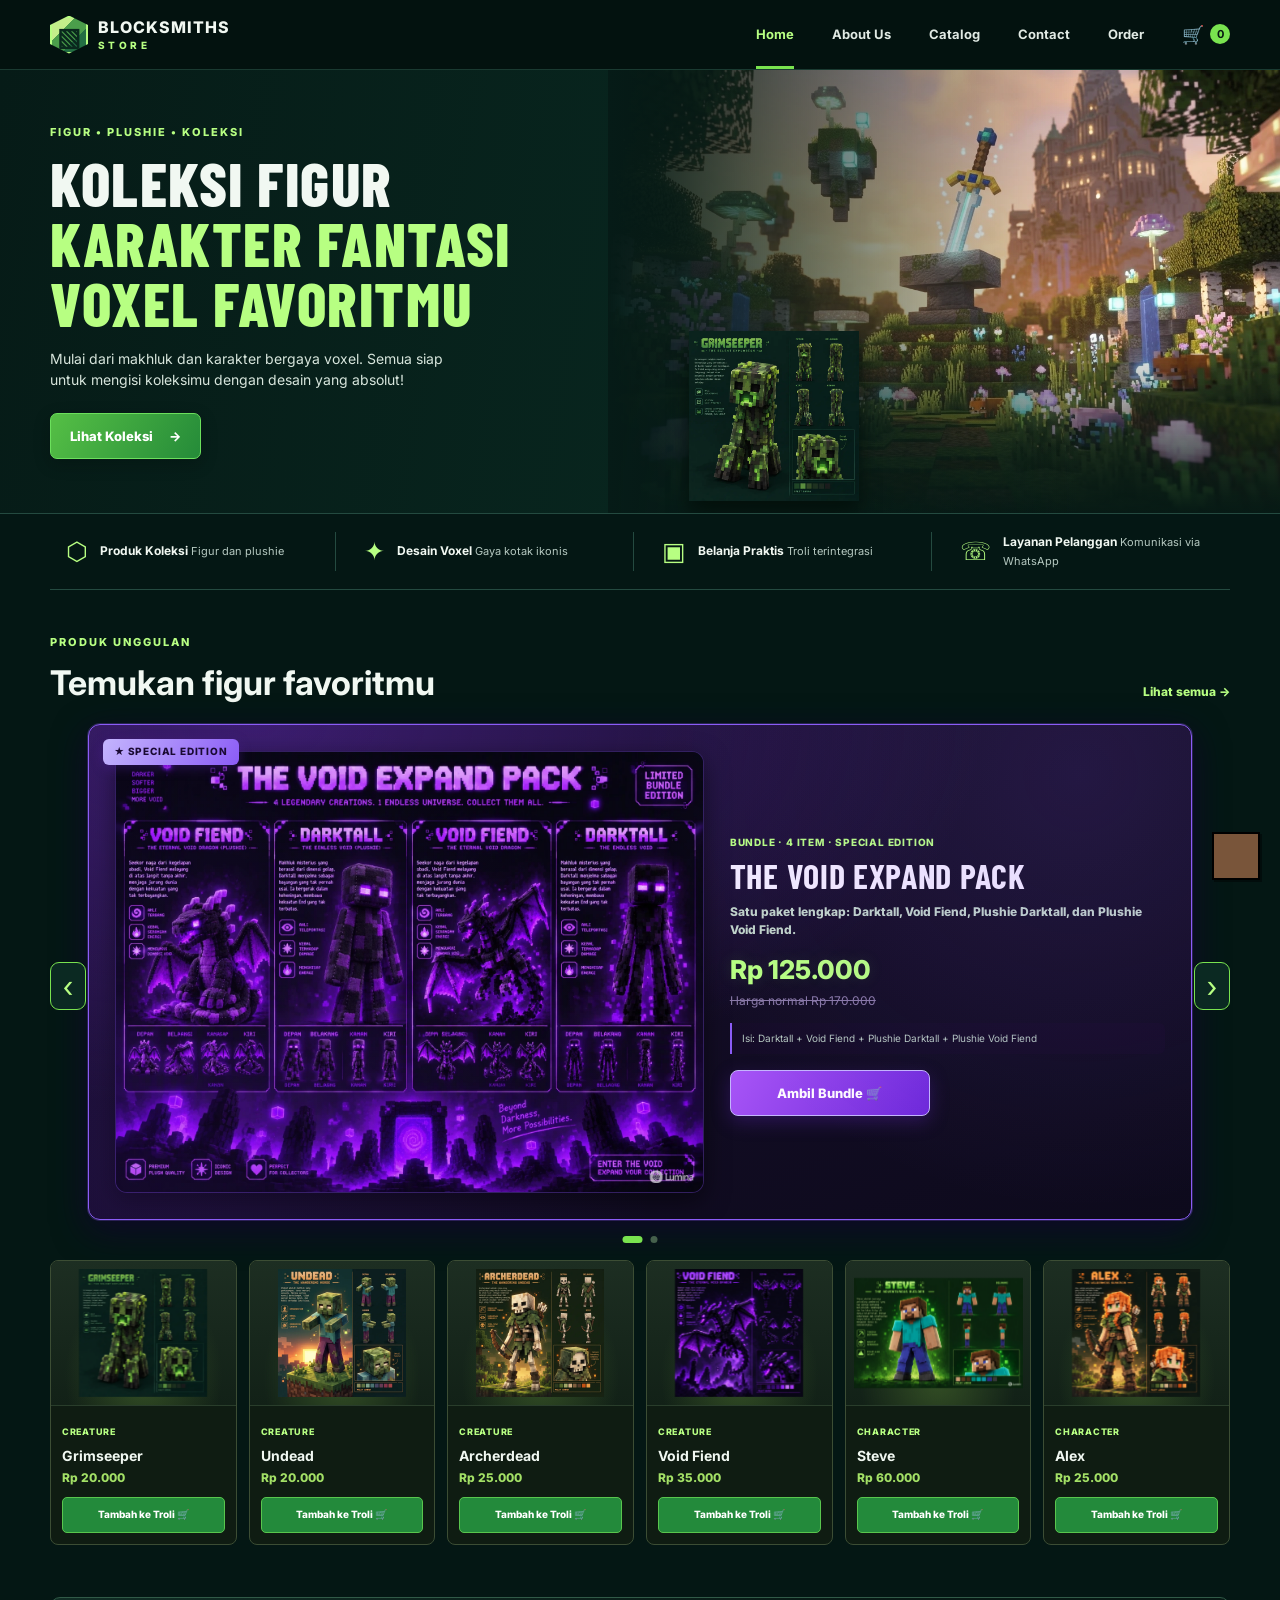
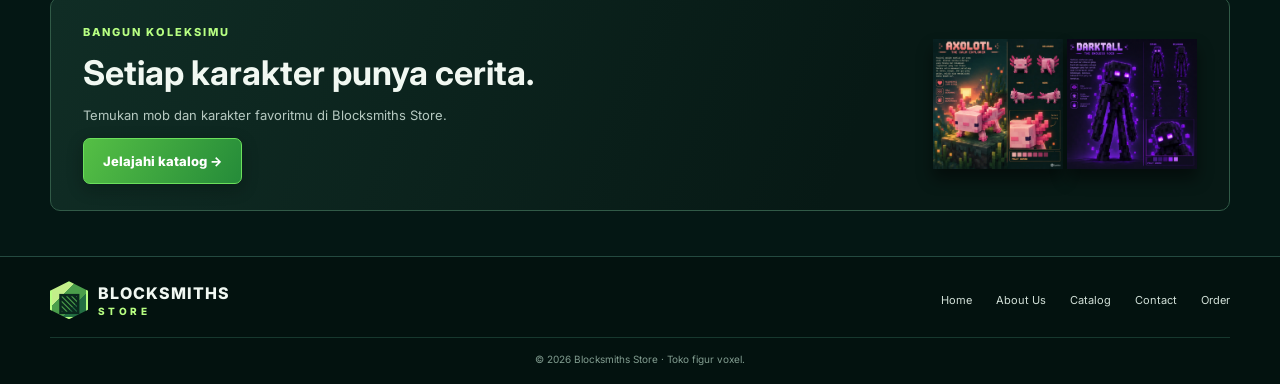
<file: Blocksmiths-Company-Profile/index.html>
<!doctype html>
<html lang="id">

<head>
    <meta charset="utf-8">
    <meta name="viewport" content="width=device-width, initial-scale=1">
    <meta name="theme-color" content="#061b18">
    <title>Home | Blocksmiths Store</title>
    <link rel="stylesheet" href="styles.css">
    <script src="script.js" defer></script>
</head>

<body>

    <!-- HEADER DAN NAVIGASI -->
    <header class="site-header">
        <div class="container nav-shell">
            <a class="brand" href="index.html" aria-label="Blocksmiths Store">
                <span class="brand-mark">▧</span>
                <span class="brand-copy">
                    <strong>BLOCKSMITHS</strong>
                    <small>STORE</small>
                </span>
            </a>

            <button class="menu-toggle"
                    aria-label="Buka navigasi"
                    aria-expanded="false"
                    aria-controls="primary-navigation">
                <span></span>
                <span></span>
            </button>

            <nav class="primary-navigation" id="primary-navigation">
                <a class="nav-link active" href="index.html">Home</a>
                <a class="nav-link" href="about.html">About Us</a>
                <a class="nav-link" href="catalog.html">Catalog</a>
                <a class="nav-link" href="contact.html">Contact</a>
                <a class="nav-link" href="order.html">Order</a>
                <a class="nav-cart" href="order.html" aria-label="Buka troli">
                    🛒 <b data-cart-count>0</b>
                </a>
            </nav>
        </div>
    </header>

    <!-- KONTEN UTAMA -->
    <main>

        <!-- HERO SECTION -->
        <section class="hero">
            <div class="hero-copy">
                <p class="eyebrow">FIGUR • PLUSHIE • KOLEKSI</p>
                <h1>KOLEKSI FIGUR<br><span>KARAKTER FANTASI VOXEL FAVORITMU</span></h1>
                <p>Mulai dari makhluk dan karakter bergaya voxel. Semua siap untuk mengisi koleksimu dengan desain yang absolut!</p>
                <a class="button" href="catalog.html">Lihat Koleksi <span>→</span></a>
            </div>
            <div class="hero-scene" aria-label="Lanskap fantasi voxel">
                <img src="assets/hero-fantasy-landscape.webp" alt="Lanskap fantasi bergaya voxel" class="hero-bg-image">
                <div class="hero-overlay"></div>
                <div class="hero-figure">
                    <img src="assets/product-grimseeper.webp" alt="Figur Grimseeper" class="hero-grimseeper">
                </div>
            </div>
        </section>

        <!-- FITUR TOKO -->
        <section class="container feature-strip">
            <div>
                ⬡
                <span>
                    <b>Produk Koleksi</b>
                    <small>Figur dan plushie</small>
                </span>
            </div>
            <div>
                ✦
                <span>
                    <b>Desain Voxel</b>
                    <small>Gaya kotak ikonis</small>
                </span>
            </div>
            <div>
                ▣
                <span>
                    <b>Belanja Praktis</b>
                    <small>Troli terintegrasi</small>
                </span>
            </div>
            <div>
                ☏
                <span>
                    <b>Layanan Pelanggan</b>
                    <small>Komunikasi via WhatsApp</small>
                </span>
            </div>
        </section>

        <!-- PRODUK UNGGULAN -->
        <section class="container section">
            <div class="section-title">
                <div>
                    <p class="eyebrow">PRODUK UNGGULAN</p>
                    <h2>Temukan figur favoritmu</h2>
                </div>
                <a class="text-link" href="catalog.html">Lihat semua →</a>
            </div>

            <div class="product-grid featured-grid">

                <div class="bundle-carousel" data-bundle-carousel aria-label="Promo bundle">
                    <button class="bundle-arrow bundle-prev" type="button" aria-label="Promo sebelumnya">‹</button>
                    <div class="bundle-track">
<article class="product-card special-edition" data-category="bundle" data-slug="void-expand-pack">
                    <span class="special-badge">★ SPECIAL EDITION</span>
                    <div class="pack-layout">
                        <div class="pack-media"><img src="assets/product-promo-the-void-expand-pack.webp" alt="The Void Expand Pack promotional artwork"></div>
                        <div class="pack-info product-info">
                            <span class="product-type">Bundle · 4 Item · Special Edition</span>
                            <h3>The Void Expand Pack</h3>
                            <p class="pack-desc">Satu paket lengkap: Darktall, Void Fiend, Plushie Darktall, dan Plushie Void Fiend.</p>
                            <p class="price">Rp 125.000</p>
                            <small class="price-old">Harga normal Rp 170.000</small>
                            <small class="bundle-contents">Isi: Darktall + Void Fiend + Plushie Darktall + Plushie Void Fiend</small>
                            <button class="add-to-cart" data-add-cart type="button">Ambil Bundle 🛒</button>
                        </div>
                    </div>
                </article>
<article class="product-card special-edition undead-special" data-category="bundle" data-slug="the-undeads-arrising">
                    <span class="special-badge">★ NEW GACHA BUNDLE</span>
                    <div class="pack-layout">
                        <div class="pack-media"><img src="assets/product-promo-the-arrising-undead.webp" alt="The Undeads Arrising promotional artwork"></div>
                        <div class="pack-info product-info">
                            <span class="product-type">Bundle · 4 Produk + 2 Bonus Gacha</span>
                            <h3>The Undeads Arrising</h3>
                            <p class="pack-desc">Bangkitkan pasukan undead-mu! Dapatkan tiga figur pilihan dan satu plushie, lengkap dengan bonus photocard dan keychain random.</p>
                            <p class="price">Rp 80.000</p>
                            <small class="price-old">Harga normal Rp 115.000</small>
                            <small class="bundle-contents">Isi: Undead + Archerdead + Grimseeper + Plushie Grimseeper</small>
                            <small class="bundle-bonus">BONUS GACHA: 1 photocard random + 1 keychain random!</small>
                            <button class="add-to-cart" data-add-cart type="button">Ambil Bundle 🛒</button>
                        </div>
                    </div>
                </article>
                    </div>
                    <button class="bundle-arrow bundle-next" type="button" aria-label="Promo berikutnya">›</button>
                    <div class="bundle-dots" aria-label="Navigasi promo"><span class="active"></span><span></span></div>
                </div>

                <!-- PRODUK GRIMSEEPER -->
                <article class="product-card" data-category="creature" data-slug="grimseeper">
                    <a class="product-art" href="catalog.html">
                        <img src="assets/product-grimseeper.webp" alt="Grimseeper bergaya voxel">
                    </a>
                    <div class="product-info">
                        <span class="product-type">CREATURE</span>
                        <h3>Grimseeper</h3>
                        <p>Rp 20.000</p>
                        <button class="add-to-cart" data-add-cart type="button">
                            Tambah ke Troli 🛒
                        </button>
                    </div>
                </article>

                <!-- PRODUK UNDEAD -->
                <article class="product-card" data-category="creature" data-slug="Undead">
                    <a class="product-art" href="catalog.html">
                        <img src="assets/product-undead.webp" alt="Undead bergaya voxel">
                    </a>
                    <div class="product-info">
                        <span class="product-type">CREATURE</span>
                        <h3>Undead</h3>
                        <p>Rp 20.000</p>
                        <button class="add-to-cart" data-add-cart type="button">
                            Tambah ke Troli 🛒
                        </button>
                    </div>
                </article>

                <!-- PRODUK ARCHERDEAD -->
                <article class="product-card" data-category="creature" data-slug="archerdead">
                    <a class="product-art" href="catalog.html">
                        <img src="assets/product-archerdead.webp" alt="Archerdead bergaya voxel">
                    </a>
                    <div class="product-info">
                        <span class="product-type">CREATURE</span>
                        <h3>Archerdead</h3>
                        <p>Rp 25.000</p>
                        <button class="add-to-cart" data-add-cart type="button">
                            Tambah ke Troli 🛒
                        </button>
                    </div>
                </article>

                <!-- PRODUK VOID FIEND -->
                <article class="product-card" data-category="creature" data-slug="void-fiend">
                    <a class="product-art" href="catalog.html">
                        <img src="assets/product-void-fiend.webp" alt="Void fiend bergaya voxel">
                    </a>
                    <div class="product-info">
                        <span class="product-type">CREATURE</span>
                        <h3>Void Fiend</h3>
                        <p>Rp 35.000</p>
                        <button class="add-to-cart" data-add-cart type="button">
                            Tambah ke Troli 🛒
                        </button>
                    </div>
                </article>

                <!-- PRODUK STEVE -->
                <article class="product-card" data-category="character" data-slug="steve">
                    <a class="product-art" href="catalog.html">
                        <img src="assets/product-steve.webp" alt="Steve bergaya voxel">
                    </a>
                    <div class="product-info">
                        <span class="product-type">CHARACTER</span>
                        <h3>Steve</h3>
                        <p>Rp 60.000</p>
                        <button class="add-to-cart" data-add-cart type="button">
                            Tambah ke Troli 🛒
                        </button>
                    </div>
                </article>

                <!-- PRODUK ALEX -->
                <article class="product-card" data-category="character" data-slug="alex">
                    <a class="product-art" href="catalog.html">
                        <img src="assets/product-alex.webp" alt="Alex bergaya voxel">
                    </a>
                    <div class="product-info">
                        <span class="product-type">CHARACTER</span>
                        <h3>Alex</h3>
                        <p>Rp 25.000</p>
                        <button class="add-to-cart" data-add-cart type="button">
                            Tambah ke Troli 🛒
                        </button>
                    </div>
                </article>

            </div>
        </section>

        <!-- BANNER KOLEKSI -->
        <section class="container bottom-banner">
            <div>
                <p class="eyebrow">BANGUN KOLEKSIMU</p>
                <h2>Setiap karakter punya cerita.</h2>
                <p>Temukan mob dan karakter favoritmu di Blocksmiths Store.</p>
                <a class="button" href="catalog.html">Jelajahi katalog →</a>
            </div>
            <div class="banner-art">
                <img src="assets/product-axolotl.webp" alt="Figur Axolotl">
                <img src="assets/product-darktall.webp" alt="Figur Darktall">
            </div>
        </section>

    </main>

    <!-- FOOTER -->
    <footer class="site-footer">
        <div class="container footer-inner">
            <a class="brand" href="index.html">
                <span class="brand-mark">▧</span>
                <span class="brand-copy">
                    <strong>BLOCKSMITHS</strong>
                    <small>STORE</small>
                </span>
            </a>
            <nav>
                <a href="index.html">Home</a>
                <a href="about.html">About Us</a>
                <a href="catalog.html">Catalog</a>
                <a href="contact.html">Contact</a>
                <a href="order.html">Order</a>
            </nav>
            <p>
                © <span data-year>2026</span>
                Blocksmiths Store · Toko figur voxel.
            </p>
        </div>
    </footer>

    <!-- EASTER EGG: BREAK THE BLOCK -->
    <div id="easter-egg-container" title="Hancurkan blok ini...">
        <div id="easter-egg-block"></div>
    </div>

    <!-- Modal (dipisah agar tidak terpengaruh animasi blok) -->
    <div id="easter-egg-modal" class="hidden-modal">
        <div class="modal-content">
            <h3>💥 BOOM!</h3>
            <p>Kamu menemukan kode rahasia:</p>
            <div class="secret-code-row">
                <div class="secret-code" id="secret-code">BLOCKSMITHS10</div>
                <button type="button" id="btn-copy-egg" class="btn-copy-egg" aria-label="Salin kode diskon">
                    📋 Copy
                </button>
            </div>
            <p>Gunakan kode ini di halaman <a href="order.html" style="color: var(--lime); text-decoration: underline;">Order</a> untuk potongan 10%!</p>
            <button id="btn-close-egg" class="btn-close-egg">Tutup</button>
        </div>
    </div>

</body>
</html>
</file>
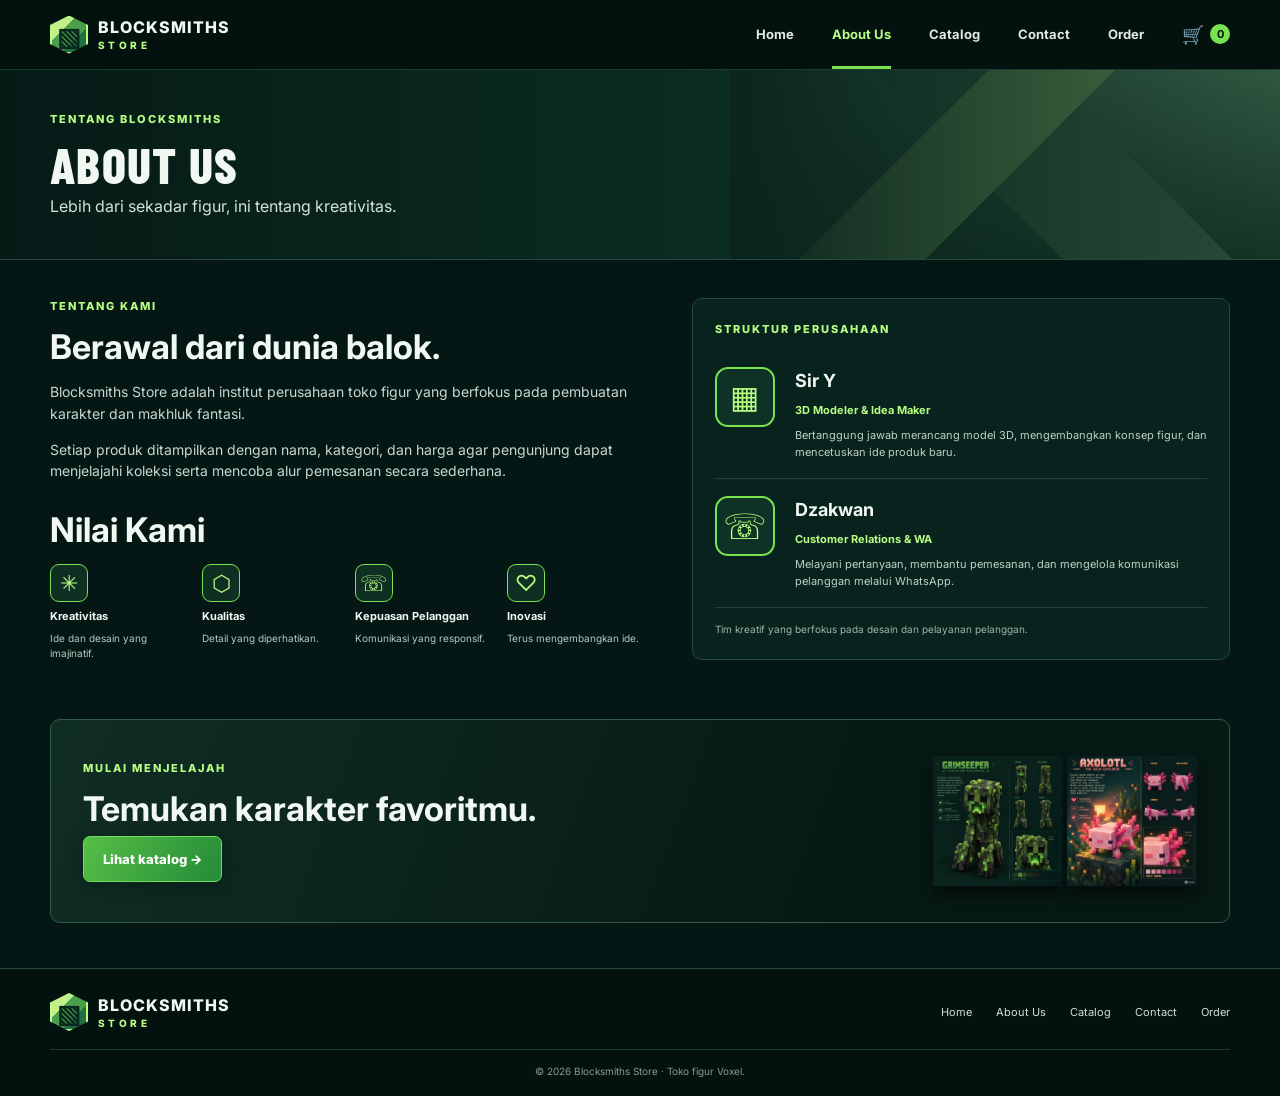
<file: Blocksmiths-Company-Profile/about.html>
<!doctype html>
<html lang="id">
<head>
    <meta charset="utf-8">
    <meta name="viewport" content="width=device-width, initial-scale=1">
    <meta name="theme-color" content="#061b18">

    <title>About Us | Blocksmiths Store</title>

    <link rel="stylesheet" href="styles.css">
    <script src="script.js" defer></script>
</head>

<body>
    <header class="site-header">
        <div class="container nav-shell">
            <a class="brand" href="index.html" aria-label="Blocksmiths Store">
                <span class="brand-mark">▧</span>
                <span class="brand-copy">
                    <strong>BLOCKSMITHS</strong>
                    <small>STORE</small>
                </span>
            </a>

            <button class="menu-toggle"
                    aria-label="Buka navigasi"
                    aria-expanded="false"
                    aria-controls="primary-navigation">
                <span></span>
                <span></span>
            </button>

            <nav class="primary-navigation" id="primary-navigation">
                <a class="nav-link" href="index.html">Home</a>
                <a class="nav-link active" href="about.html">About Us</a>
                <a class="nav-link" href="catalog.html">Catalog</a>
                <a class="nav-link" href="contact.html">Contact</a>
                <a class="nav-link" href="order.html">Order</a>
                <a class="nav-cart" href="order.html" aria-label="Buka troli">
                    🛒 <b data-cart-count>0</b>
                </a>
            </nav>
        </div>
    </header>

    <main>
        <!-- Hero Section -->
        <section class="page-hero">
            <div class="container">
                <p class="eyebrow">TENTANG BLOCKSMITHS</p>
                <h1>About Us</h1>
                <p>Lebih dari sekadar figur, ini tentang kreativitas.</p>
            </div>
            <div class="hero-mini-scene"></div>
        </section>

        <!-- About and Team Section -->
        <section class="container about-layout">
            <div>
                <p class="eyebrow">TENTANG KAMI</p>
                <h2>Berawal dari dunia balok.</h2>

                <p>
                    Blocksmiths Store adalah institut perusahaan toko figur yang berfokus pada pembuatan karakter dan makhluk fantasi.
                </p>

                <p>
                    Setiap produk ditampilkan dengan nama, kategori,
                    dan harga agar pengunjung dapat menjelajahi koleksi
                    serta mencoba alur pemesanan secara sederhana.
                </p>

                <!-- Company Values -->
                <div class="values">
                    <h2>Nilai Kami</h2>

                    <div class="value-grid">
                        <div>
                            <span>✳</span>
                            <b>Kreativitas</b>
                            <small>Ide dan desain yang imajinatif.</small>
                        </div>
                        <div>
                            <span>⬡</span>
                            <b>Kualitas</b>
                            <small>Detail yang diperhatikan.</small>
                        </div>
                        <div>
                            <span>☏</span>
                            <b>Kepuasan Pelanggan</b>
                            <small>Komunikasi yang responsif.</small>
                        </div>
                        <div>
                            <span>♡</span>
                            <b>Inovasi</b>
                            <small>Terus mengembangkan ide.</small>
                        </div>
                    </div>
                </div>
            </div>

            <!-- Team Panel -->
            <aside class="team-panel">
                <p class="eyebrow">STRUKTUR PERUSAHAAN</p>

                <article class="team-row">
                    <div class="team-icon" aria-hidden="true">▦</div>
                    <div>
                        <h3>Sir Y</h3>
                        <strong>3D Modeler &amp; Idea Maker</strong>
                        <p>
                            Bertanggung jawab merancang model 3D,
                            mengembangkan konsep figur, dan mencetuskan
                            ide produk baru.
                        </p>
                    </div>
                </article>

                <article class="team-row">
                    <div class="team-icon whatsapp-icon" aria-hidden="true">☏</div>
                    <div>
                        <h3>Dzakwan</h3>
                        <strong>Customer Relations &amp; WA</strong>
                        <p>
                            Melayani pertanyaan, membantu pemesanan,
                            dan mengelola komunikasi pelanggan melalui
                            WhatsApp.
                        </p>
                    </div>
                </article>

                <p class="team-note">
                    Tim kreatif yang berfokus pada desain dan pelayanan
                    pelanggan.
                </p>
            </aside>
        </section>

        <!-- Bottom Banner -->
        <section class="container bottom-banner">
            <div>
                <p class="eyebrow">MULAI MENJELAJAH</p>
                <h2>Temukan karakter favoritmu.</h2>
                <a class="button" href="catalog.html">
                    Lihat katalog →
                </a>
            </div>

            <div class="banner-art">
                <img src="assets/product-grimseeper.webp" alt="Figur Creeper">
                <img src="assets/product-axolotl.webp" alt="Figur Axolotl">
            </div>
        </section>
    </main>

    <!-- Footer -->
    <footer class="site-footer">
        <div class="container footer-inner">
            <a class="brand" href="index.html">
                <span class="brand-mark">▧</span>
                <span class="brand-copy">
                    <strong>BLOCKSMITHS</strong>
                    <small>STORE</small>
                </span>
            </a>

            <nav>
                <a href="index.html">Home</a>
                <a href="about.html">About Us</a>
                <a href="catalog.html">Catalog</a>
                <a href="contact.html">Contact</a>
                <a href="order.html">Order</a>
            </nav>

            <p>
                © <span data-year>2026</span>
                Blocksmiths Store · Toko figur Voxel.
            </p>
        </div>
    </footer>
</body>
</html>
</file>
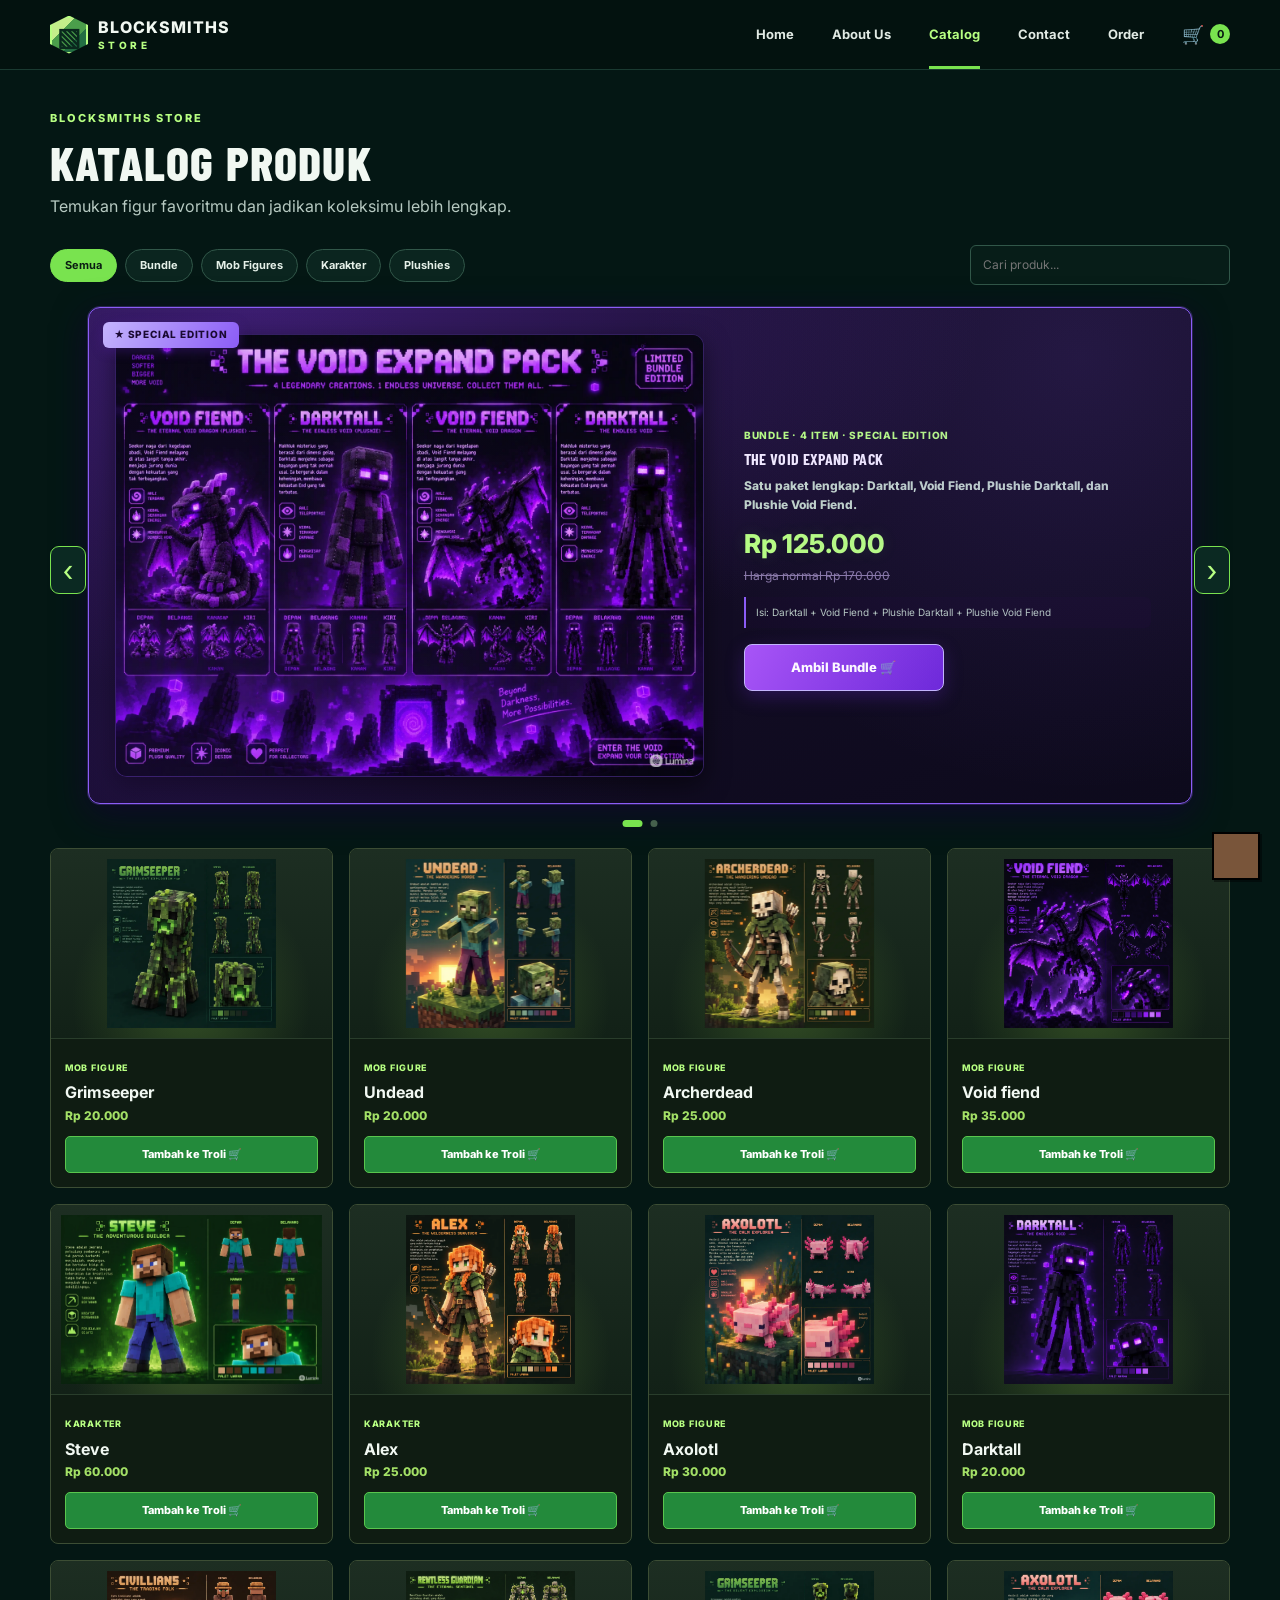
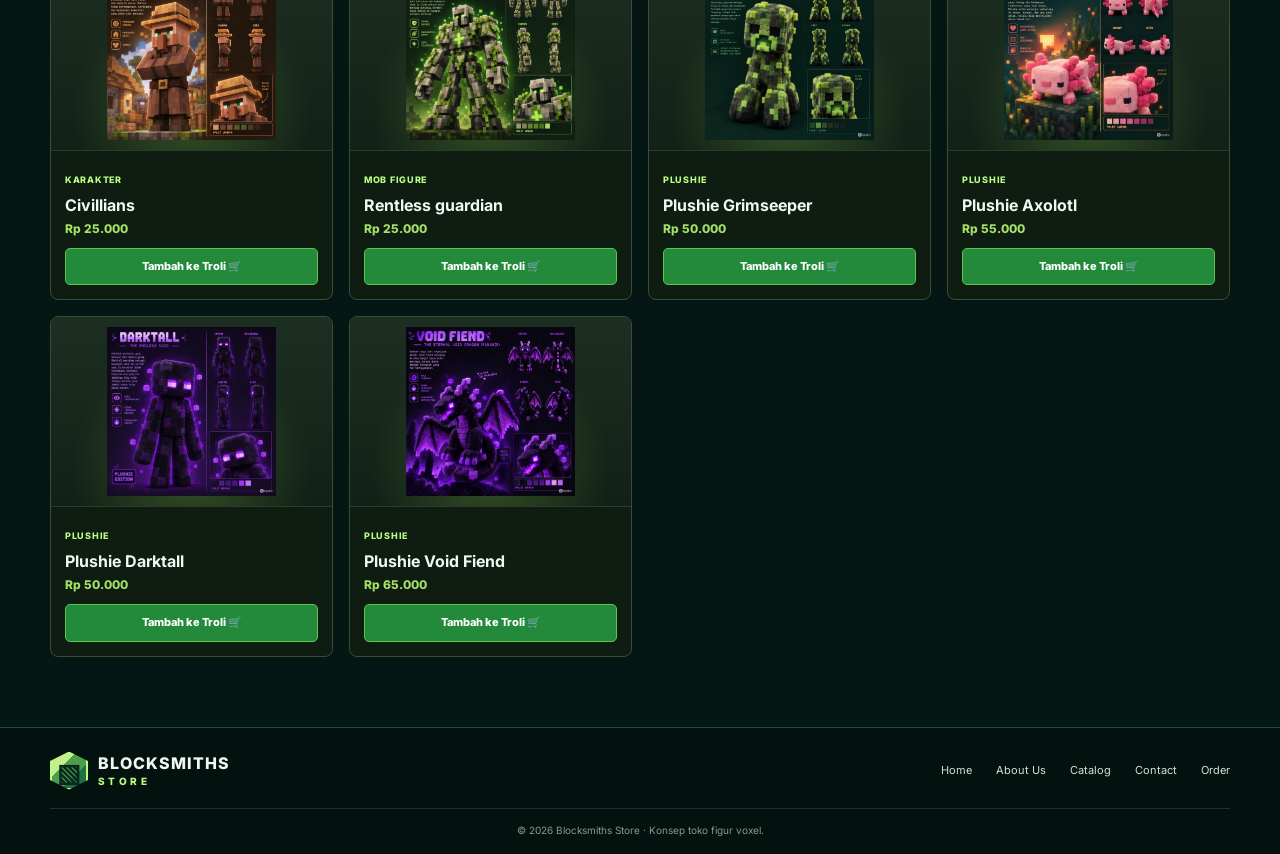
<file: Blocksmiths-Company-Profile/catalog.html>
<!doctype html>
<html lang="id">
<head>
    <meta charset="utf-8">
    <meta name="viewport" content="width=device-width, initial-scale=1">
    <meta name="theme-color" content="#061b18">

    <title>Catalog | Blocksmiths Store</title>

    <link rel="stylesheet" href="styles.css">
    <script src="script.js" defer></script>
</head>

<body>
    <header class="site-header">
        <div class="container nav-shell">
            <a class="brand" href="index.html" aria-label="Blocksmiths Store">
                <span class="brand-mark">▧</span>
                <span class="brand-copy">
                    <strong>BLOCKSMITHS</strong>
                    <small>STORE</small>
                </span>
            </a>

            <button class="menu-toggle"
                    aria-label="Buka navigasi"
                    aria-expanded="false"
                    aria-controls="primary-navigation">
                <span></span>
                <span></span>
            </button>

            <nav class="primary-navigation" id="primary-navigation">
                <a class="nav-link" href="index.html">Home</a>
                <a class="nav-link" href="about.html">About Us</a>
                <a class="nav-link active" href="catalog.html">Catalog</a>
                <a class="nav-link" href="contact.html">Contact</a>
                <a class="nav-link" href="order.html">Order</a>
                <a class="nav-cart" href="order.html" aria-label="Buka troli">
                    🛒 <b data-cart-count>0</b>
                </a>
            </nav>
        </div>
    </header>

    <main class="container page-main">
        <div class="page-heading">
            <p class="eyebrow">BLOCKSMITHS STORE</p>
            <h1>Katalog Produk</h1>
            <p>
                Temukan figur favoritmu dan jadikan koleksimu lebih lengkap.
            </p>
        </div>

        <div class="catalog-tools">
            <div class="filter-buttons">
                <button class="filter-button is-selected" data-filter="all" aria-pressed="true">
                    Semua
                </button>
                <button class="filter-button" data-filter="bundle" aria-pressed="false">
                    Bundle
                </button>
                <button class="filter-button" data-filter="creature" aria-pressed="false">
                    Mob Figures
                </button>
                <button class="filter-button" data-filter="character" aria-pressed="false">
                    Karakter
                </button>
                <button class="filter-button" data-filter="plushie" aria-pressed="false">
                    Plushies
                </button>
            </div>

            <input
                id="product-search"
                type="search"
                placeholder="Cari produk..."
                aria-label="Cari produk"
            >
        </div>

        <div class="product-grid catalog-grid">

            <div class="bundle-carousel" data-bundle-carousel aria-label="Promo bundle">
                <button class="bundle-arrow bundle-prev" type="button" aria-label="Promo sebelumnya">‹</button>
                <div class="bundle-track">
<article class="product-card special-edition" data-category="bundle" data-name="the void expand pack">
                    <span class="special-badge">★ SPECIAL EDITION</span>
                    <div class="pack-layout">
                        <div class="pack-media"><img src="assets/product-promo-the-void-expand-pack.webp" alt="The Void Expand Pack promotional artwork"></div>
                        <div class="pack-info product-info">
                            <span class="product-type">Bundle · 4 Item · Special Edition</span>
                            <h3>The Void Expand Pack</h3>
                            <p class="pack-desc">Satu paket lengkap: Darktall, Void Fiend, Plushie Darktall, dan Plushie Void Fiend.</p>
                            <p class="price">Rp 125.000</p>
                            <small class="price-old">Harga normal Rp 170.000</small>
                            <small class="bundle-contents">Isi: Darktall + Void Fiend + Plushie Darktall + Plushie Void Fiend</small>
                            <button class="add-to-cart" data-add-cart type="button">Ambil Bundle 🛒</button>
                        </div>
                    </div>
                </article>
<article class="product-card special-edition undead-special" data-category="bundle" data-name="the undeads arrising">
                    <span class="special-badge">★ NEW GACHA BUNDLE</span>
                    <div class="pack-layout">
                        <div class="pack-media"><img src="assets/product-promo-the-arrising-undead.webp" alt="The Undeads Arrising promotional artwork"></div>
                        <div class="pack-info product-info">
                            <span class="product-type">Bundle · 4 Produk + 2 Bonus Gacha</span>
                            <h3>The Undeads Arrising</h3>
                            <p class="pack-desc">Bangkitkan pasukan undead-mu! Dapatkan tiga figur pilihan dan satu plushie, lengkap dengan bonus photocard dan keychain random.</p>
                            <p class="price">Rp 80.000</p>
                            <small class="price-old">Harga normal Rp 115.000</small>
                            <small class="bundle-contents">Isi: Undead + Archerdead + Grimseeper + Plushie Grimseeper</small>
                            <small class="bundle-bonus">BONUS GACHA: 1 photocard random + 1 keychain random!</small>
                            <button class="add-to-cart" data-add-cart type="button">Ambil Bundle 🛒</button>
                        </div>
                    </div>
                </article>
                </div>
                <button class="bundle-arrow bundle-next" type="button" aria-label="Promo berikutnya">›</button>
                <div class="bundle-dots" aria-label="Navigasi promo"><span class="active"></span><span></span></div>
            </div>

            <!-- Grimseeper -->
            <article class="product-card" data-category="creature" data-name="grimseeper">
                <div class="product-art">
                    <img src="assets/product-grimseeper.webp" alt="Grimseeper bergaya voxel">
                </div>
                <div class="product-info">
                    <span class="product-type">Mob Figure</span>
                    <h3>Grimseeper</h3>
                    <p>Rp 20.000</p>
                    <button class="add-to-cart" data-add-cart type="button">
                        Tambah ke Troli 🛒
                    </button>
                </div>
            </article>

            <!-- Undead -->
            <article class="product-card" data-category="creature" data-name="Undead">
                <div class="product-art">
                    <img src="assets/product-undead.webp" alt="Undead bergaya voxel">
                </div>
                <div class="product-info">
                    <span class="product-type">Mob Figure</span>
                    <h3>Undead</h3>
                    <p>Rp 20.000</p>
                    <button class="add-to-cart" data-add-cart type="button">
                        Tambah ke Troli 🛒
                    </button>
                </div>
            </article>

            <!-- Archerdead -->
            <article class="product-card" data-category="creature" data-name="archerdead">
                <div class="product-art">
                    <img src="assets/product-archerdead.webp" alt="Archerdead bergaya voxel">
                </div>
                <div class="product-info">
                    <span class="product-type">Mob Figure</span>
                    <h3>Archerdead</h3>
                    <p>Rp 25.000</p>
                    <button class="add-to-cart" data-add-cart type="button">
                        Tambah ke Troli 🛒
                    </button>
                </div>
            </article>

            <!-- Void Fiend -->
            <article class="product-card" data-category="creature" data-name="void-fiend">
                <div class="product-art">
                    <img src="assets/product-void-fiend.webp" alt="Void Fiend bergaya voxel">
                </div>
                <div class="product-info">
                    <span class="product-type">Mob Figure</span>
                    <h3>Void fiend</h3>
                    <p>Rp 35.000</p>
                    <button class="add-to-cart" data-add-cart type="button">
                        Tambah ke Troli 🛒
                    </button>
                </div>
            </article>

            <!-- Steve -->
            <article class="product-card" data-category="character" data-name="steve">
                <div class="product-art">
                    <img src="assets/product-steve.webp" alt="Steve bergaya voxel">
                </div>
                <div class="product-info">
                    <span class="product-type">Karakter</span>
                    <h3>Steve</h3>
                    <p>Rp 60.000</p>
                    <button class="add-to-cart" data-add-cart type="button">
                        Tambah ke Troli 🛒
                    </button>
                </div>
            </article>

            <!-- Alex -->
            <article class="product-card" data-category="character" data-name="alex">
                <div class="product-art">
                    <img src="assets/product-alex.webp" alt="Alex bergaya voxel">
                </div>
                <div class="product-info">
                    <span class="product-type">Karakter</span>
                    <h3>Alex</h3>
                    <p>Rp 25.000</p>
                    <button class="add-to-cart" data-add-cart type="button">
                        Tambah ke Troli 🛒
                    </button>
                </div>
            </article>

            <!-- Axolotl -->
            <article class="product-card" data-category="creature" data-name="axolotl">
                <div class="product-art">
                    <img src="assets/product-axolotl.webp" alt="Axolotl bergaya voxel">
                </div>
                <div class="product-info">
                    <span class="product-type">Mob Figure</span>
                    <h3>Axolotl</h3>
                    <p>Rp 30.000</p>
                    <button class="add-to-cart" data-add-cart type="button">
                        Tambah ke Troli 🛒
                    </button>
                </div>
            </article>

            <!-- Darktall -->
            <article class="product-card" data-category="creature" data-name="darktall">
                <div class="product-art">
                    <img src="assets/product-darktall.webp" alt="Darktall bergaya voxel">
                </div>
                <div class="product-info">
                    <span class="product-type">Mob Figure</span>
                    <h3>Darktall</h3>
                    <p>Rp 20.000</p>
                    <button class="add-to-cart" data-add-cart type="button">
                        Tambah ke Troli 🛒
                    </button>
                </div>
            </article>

            <!-- Villager -->
            <article class="product-card" data-category="character" data-name="civillians">
                <div class="product-art">
                    <img src="assets/product-civillian.webp" alt="Civillians bergaya voxel">
                </div>
                <div class="product-info">
                    <span class="product-type">Karakter</span>
                    <h3>Civillians</h3>
                    <p>Rp 25.000</p>
                    <button class="add-to-cart" data-add-cart type="button">
                        Tambah ke Troli 🛒
                    </button>
                </div>
            </article>

            <!-- Rentless Guardian -->
            <article class="product-card" data-category="creature" data-name="gentless guardian">
                <div class="product-art">
                    <img src="assets/product-rentless-guardian.webp" alt="Rentless guardian bergaya voxel">
                </div>
                <div class="product-info">
                    <span class="product-type">Mob Figure</span>
                    <h3>Rentless guardian</h3>
                    <p>Rp 25.000</p>
                    <button class="add-to-cart" data-add-cart type="button">
                        Tambah ke Troli 🛒
                    </button>
                </div>
            </article>

            <!-- Plushie Creeper -->
            <article class="product-card" data-category="plushie" data-name="plushie creeper">
                <div class="product-art">
                    <img src="assets/product-plush-grimseeper.webp" alt="Plushie Creeper bergaya voxel">
                </div>
                <div class="product-info">
                    <span class="product-type">Plushie</span>
                    <h3>Plushie Grimseeper</h3>
                    <p>Rp 50.000</p>
                    <button class="add-to-cart" data-add-cart type="button">
                        Tambah ke Troli 🛒
                    </button>
                </div>
            </article>

            <!-- Plushie Axolotl -->
            <article class="product-card" data-category="plushie" data-name="plushie axolotl">
                <div class="product-art">
                    <img src="assets/product-plush-axolotl.webp" alt="Plushie Axolotl bergaya voxel">
                </div>
                <div class="product-info">
                    <span class="product-type">Plushie</span>
                    <h3>Plushie Axolotl</h3>
                    <p>Rp 55.000</p>
                    <button class="add-to-cart" data-add-cart type="button">
                        Tambah ke Troli 🛒
                    </button>
                </div>
            </article>

            <!-- Plushie Enderman -->
            <article class="product-card" data-category="plushie" data-name="plushie darktall">
                <div class="product-art">
                    <img src="assets/product-plush-darktall.webp" alt="Plushie Darktall bergaya voxel">
                </div>
                <div class="product-info">
                    <span class="product-type">Plushie</span>
                    <h3>Plushie Darktall</h3>
                    <p>Rp 50.000</p>
                    <button class="add-to-cart" data-add-cart type="button">
                        Tambah ke Troli 🛒
                    </button>
                </div>
            </article>

            <!-- Plushie Dragon -->
            <article class="product-card" data-category="plushie" data-name="plushie void fiend">
                <div class="product-art">
                    <img src="assets/product-plush-void-fiend.webp" alt="Plushie Void Fiend bergaya voxel">
                </div>
                <div class="product-info">
                    <span class="product-type">Plushie</span>
                    <h3>Plushie Void Fiend</h3>
                    <p>Rp 65.000</p>
                    <button class="add-to-cart" data-add-cart type="button">
                        Tambah ke Troli 🛒
                    </button>
                </div>
            </article>

        </div>

        <p id="filter-empty" hidden>
            Produk tidak ditemukan. Coba kategori atau kata kunci lain.
        </p>
    </main>

    <footer class="site-footer">
        <div class="container footer-inner">
            <a class="brand" href="index.html">
                <span class="brand-mark">▧</span>
                <span class="brand-copy">
                    <strong>BLOCKSMITHS</strong>
                    <small>STORE</small>
                </span>
            </a>

            <nav>
                <a href="index.html">Home</a>
                <a href="about.html">About Us</a>
                <a href="catalog.html">Catalog</a>
                <a href="contact.html">Contact</a>
                <a href="order.html">Order</a>
            </nav>

            <p>
                © <span data-year>2026</span>
                Blocksmiths Store · Konsep toko figur voxel.
            </p>
        </div>
    </footer>

    <!-- EASTER EGG: BREAK THE BLOCK -->
    <div id="easter-egg-container" title="Hancurkan blok ini...">
        <div id="easter-egg-block"></div>
    </div>

    <!-- Modal (dipisah agar tidak terpengaruh animasi blok) -->
    <div id="easter-egg-modal" class="hidden-modal">
        <div class="modal-content">
            <h3>💥 BOOM!</h3>
            <p>Kamu menemukan kode rahasia:</p>
            <div class="secret-code-row">
                <div class="secret-code" id="secret-code">BLOCKSMITHS10</div>
                <button type="button" id="btn-copy-egg" class="btn-copy-egg" aria-label="Salin kode diskon">
                    📋 Copy
                </button>
            </div>
            <p>Gunakan kode ini di halaman <a href="order.html" style="color: var(--lime); text-decoration: underline;">Order</a> untuk potongan 10%!</p>
            <button id="btn-close-egg" class="btn-close-egg">Tutup</button>
        </div>
    </div>

</body>
</html>
</file>
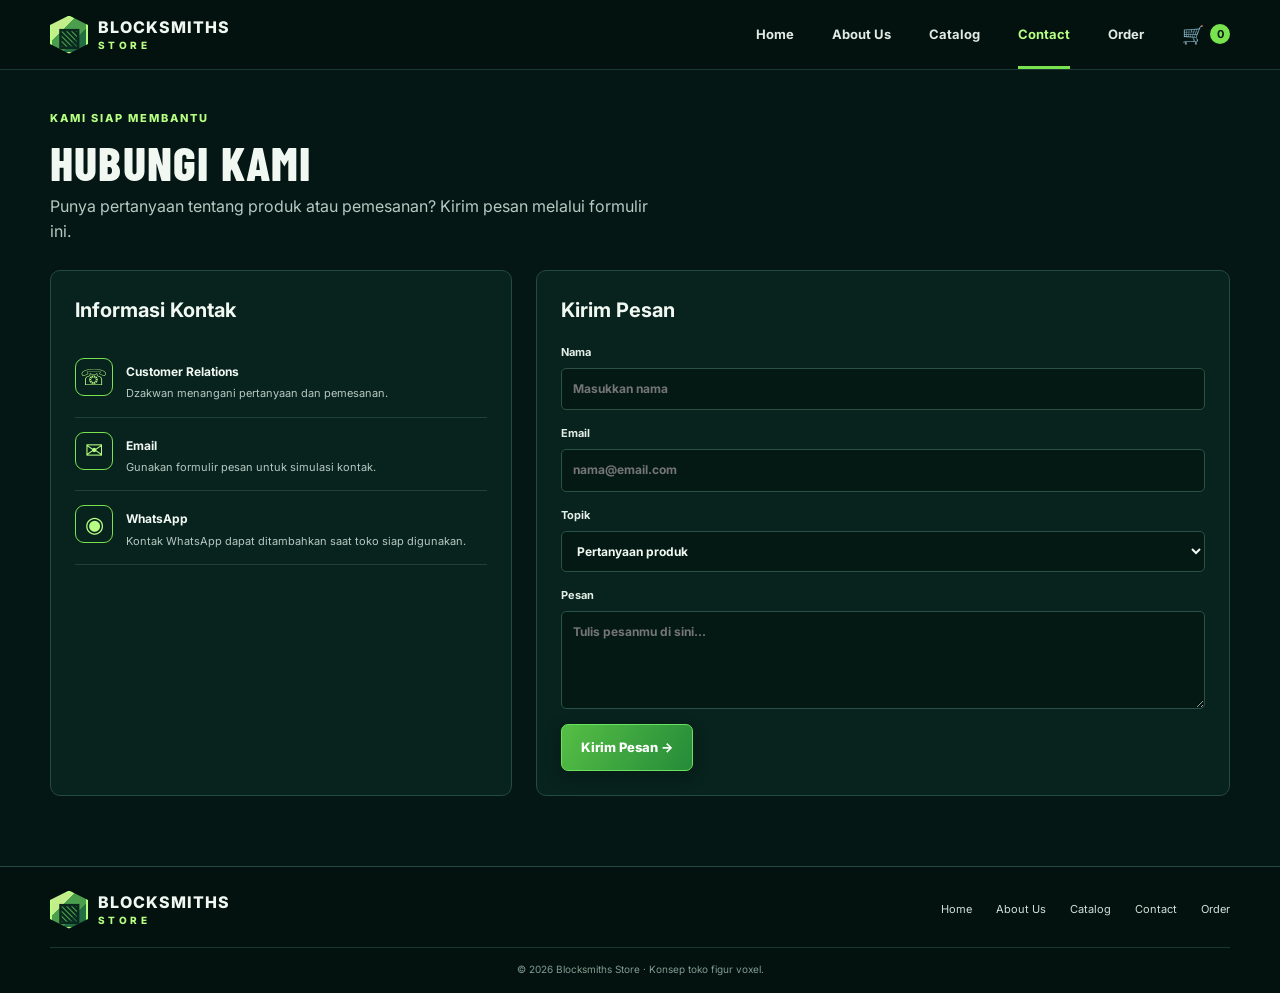
<file: Blocksmiths-Company-Profile/contact.html>
<!doctype html>
<html lang="id">
<head>
    <meta charset="utf-8">
    <meta name="viewport" content="width=device-width, initial-scale=1">
    <meta name="theme-color" content="#061b18">

    <title>Contact | Blocksmiths Store</title>

    <link rel="stylesheet" href="styles.css">
    <script src="script.js" defer></script>
</head>

<body>
    <header class="site-header">
        <div class="container nav-shell">
            <a class="brand" href="index.html" aria-label="Blocksmiths Store">
                <span class="brand-mark">▧</span>
                <span class="brand-copy">
                    <strong>BLOCKSMITHS</strong>
                    <small>STORE</small>
                </span>
            </a>

            <button class="menu-toggle"
                    aria-label="Buka navigasi"
                    aria-expanded="false"
                    aria-controls="primary-navigation">
                <span></span>
                <span></span>
            </button>

            <nav class="primary-navigation" id="primary-navigation">
                <a class="nav-link" href="index.html">Home</a>
                <a class="nav-link" href="about.html">About Us</a>
                <a class="nav-link" href="catalog.html">Catalog</a>
                <a class="nav-link active" href="contact.html">Contact</a>
                <a class="nav-link" href="order.html">Order</a>
                <a class="nav-cart" href="order.html" aria-label="Buka troli">
                    🛒 <b data-cart-count>0</b>
                </a>
            </nav>
        </div>
    </header>

    <main class="container page-main">
        <div class="page-heading">
            <p class="eyebrow">KAMI SIAP MEMBANTU</p>
            <h1>Hubungi Kami</h1>
            <p>
                Punya pertanyaan tentang produk atau pemesanan?
                Kirim pesan melalui formulir ini.
            </p>
        </div>

        <div class="contact-layout">
            <section class="contact-info">
                <h2>Informasi Kontak</h2>

                <div class="contact-item">
                    <span>☏</span>
                    <div>
                        <b>Customer Relations</b>
                        <p>
                            Dzakwan menangani pertanyaan dan pemesanan.
                        </p>
                    </div>
                </div>

                <div class="contact-item">
                    <span>✉</span>
                    <div>
                        <b>Email</b>
                        <p>
                            Gunakan formulir pesan untuk simulasi kontak.
                        </p>
                    </div>
                </div>

                <div class="contact-item">
                    <span>◉</span>
                    <div>
                        <b>WhatsApp</b>
                        <p>
                            Kontak WhatsApp dapat ditambahkan saat toko siap digunakan.
                        </p>
                    </div>
                </div>
            </section>

            <form class="form-panel" id="contact-form">
                <h2>Kirim Pesan</h2>

                <label>
                    Nama
                    <input required name="name" placeholder="Masukkan nama">
                </label>

                <label>
                    Email
                    <input required type="email" name="email" placeholder="nama@email.com">
                </label>

                <label>
                    Topik
                    <select name="topic">
                        <option>Pertanyaan produk</option>
                        <option>Pemesanan</option>
                        <option>Kerja sama</option>
                        <option>Lainnya</option>
                    </select>
                </label>

                <label>
                    Pesan
                    <textarea required name="message" rows="4" placeholder="Tulis pesanmu di sini..."></textarea>
                </label>

                <button class="button" type="submit">
                    Kirim Pesan →
                </button>

                <p class="form-result" id="contact-result" hidden></p>
            </form>
        </div>
    </main>

    <footer class="site-footer">
        <div class="container footer-inner">
            <a class="brand" href="index.html">
                <span class="brand-mark">▧</span>
                <span class="brand-copy">
                    <strong>BLOCKSMITHS</strong>
                    <small>STORE</small>
                </span>
            </a>

            <nav>
                <a href="index.html">Home</a>
                <a href="about.html">About Us</a>
                <a href="catalog.html">Catalog</a>
                <a href="contact.html">Contact</a>
                <a href="order.html">Order</a>
            </nav>

            <p>
                © <span data-year>2026</span>
                Blocksmiths Store · Konsep toko figur voxel.
            </p>
        </div>
    </footer>
</body>
</html>
</file>
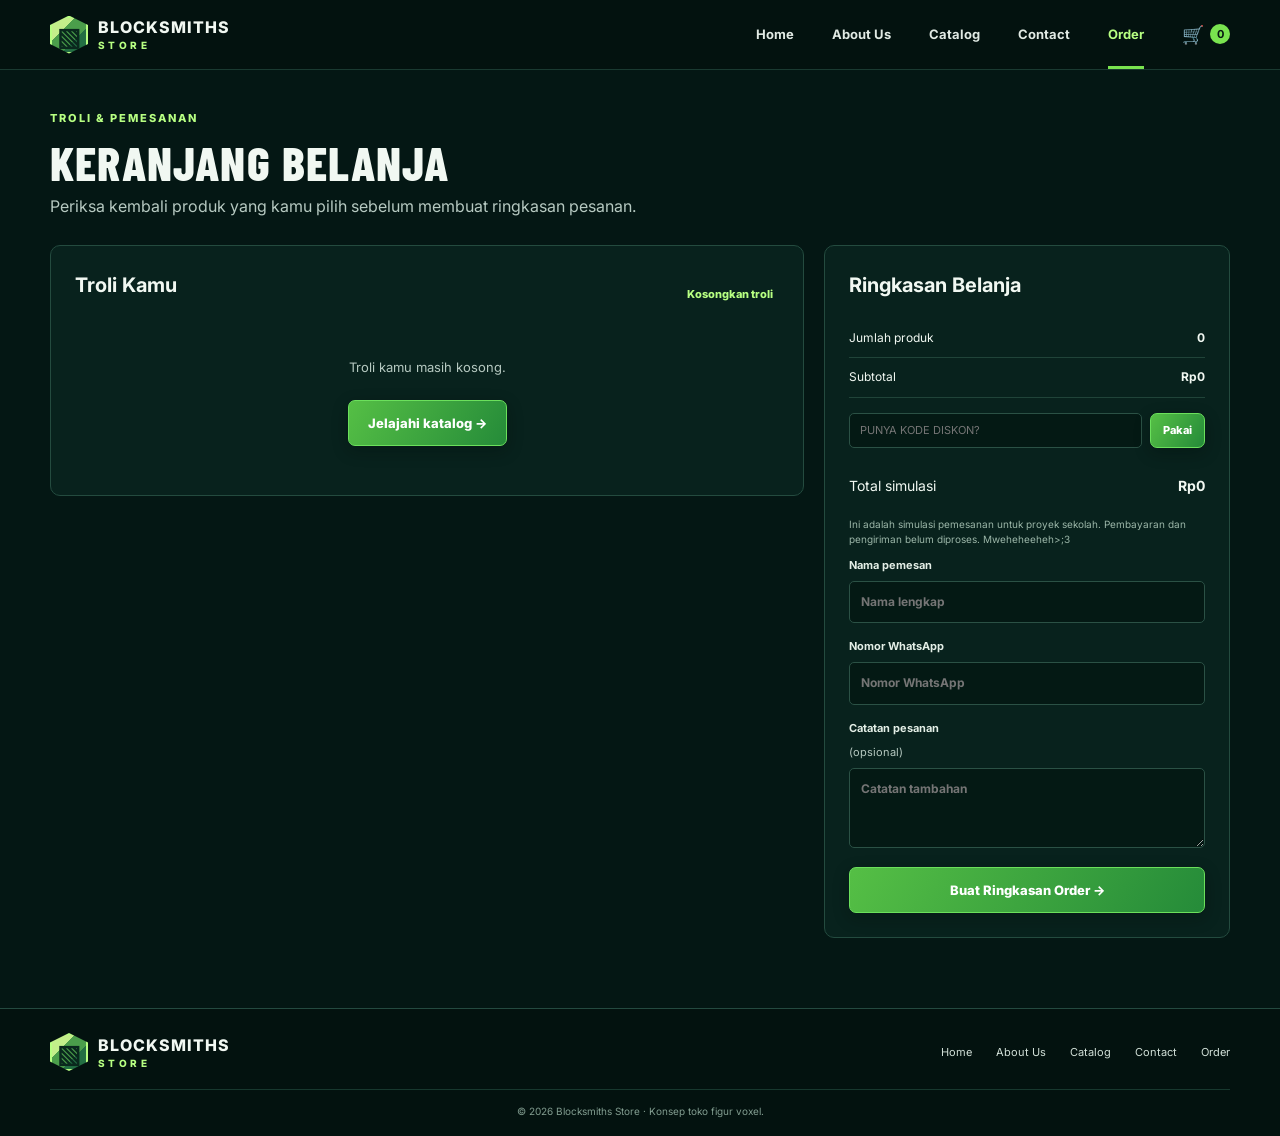
<file: Blocksmiths-Company-Profile/order.html>
<!doctype html>
<html lang="id">

<head>
    <meta charset="utf-8">
    <meta name="viewport" content="width=device-width, initial-scale=1">
    <meta name="theme-color" content="#061b18">
    <title>Order | Blocksmiths Store</title>
    <link rel="stylesheet" href="styles.css">
    <script src="script.js" defer></script>
</head>

<body>

    <!-- HEADER DAN NAVIGASI -->
    <header class="site-header">
        <div class="container nav-shell">
            <a class="brand" href="index.html" aria-label="Blocksmiths Store">
                <span class="brand-mark">▧</span>
                <span class="brand-copy">
                    <strong>BLOCKSMITHS</strong>
                    <small>STORE</small>
                </span>
            </a>

            <button class="menu-toggle"
                    aria-label="Buka navigasi"
                    aria-expanded="false"
                    aria-controls="primary-navigation">
                <span></span>
                <span></span>
            </button>

            <nav class="primary-navigation" id="primary-navigation">
                <a class="nav-link" href="index.html">Home</a>
                <a class="nav-link" href="about.html">About Us</a>
                <a class="nav-link" href="catalog.html">Catalog</a>
                <a class="nav-link" href="contact.html">Contact</a>
                <a class="nav-link active" href="order.html">Order</a>
                <a class="nav-cart" href="order.html" aria-label="Buka troli">
                    🛒 <b data-cart-count>0</b>
                </a>
            </nav>
        </div>
    </header>

    <!-- KONTEN UTAMA -->
    <main class="container page-main">

        <div class="page-heading">
            <p class="eyebrow">TROLI & PEMESANAN</p>
            <h1>Keranjang Belanja</h1>
            <p>
                Periksa kembali produk yang kamu pilih
                sebelum membuat ringkasan pesanan.
            </p>
        </div>

        <div class="order-layout">

            <!-- DAFTAR PRODUK DALAM TROLI -->
            <section class="cart-panel">
                <div class="panel-heading">
                    <h2>Troli Kamu</h2>
                    <button type="button" class="text-button" data-clear-cart>
                        Kosongkan troli
                    </button>
                </div>

                <div id="cart-items"></div>
            </section>

            <!-- RINGKASAN BELANJA -->
            <aside class="checkout-panel">
                <h2>Ringkasan Belanja</h2>

                <div class="summary-line">
                    <span>Jumlah produk</span>
                    <b data-cart-total-items>0</b>
                </div>

                <div class="summary-line">
                    <span>Subtotal</span>
                    <b data-cart-subtotal>Rp0</b>
                </div>

                <!-- FORM REDEEM CODE -->
                <form id="redeem-form" style="margin-top: 15px; margin-bottom: 15px; display: flex; gap: 8px;">
                    <input 
                        id="redeem-input" 
                        placeholder="Punya kode diskon?" 
                        style="flex: 1; background: #041914; border: 1px solid #2b5145; border-radius: 5px; color: white; padding: 8px 10px; font-size: 11px; outline: none; text-transform: uppercase;"
                    >
                    <button type="submit" class="button" style="padding: 8px 12px; font-size: 11px;">Pakai</button>
                </form>
                <p id="redeem-status" style="font-size: 11px; margin: -5px 0 15px; font-weight: 700;"></p>

                <div class="summary-line total-line">
                    <span>Total simulasi</span>
                    <b data-cart-total>Rp0</b>
                </div>

                <p class="fine-print">
                    Ini adalah simulasi pemesanan untuk proyek
                    sekolah. Pembayaran dan pengiriman belum
                    diproses. Mweheheeheh>;3
                </p>

                <!-- FORMULIR PEMESANAN -->
                <form id="checkout-form">
                    <label>
                        Nama pemesan
                        <input id="customer-name" required placeholder="Nama lengkap">
                    </label>

                    <label>
                        Nomor WhatsApp
                        <input id="customer-whatsapp" required inputmode="tel" placeholder="Nomor WhatsApp">
                    </label>

                    <label>
                        Catatan pesanan <span>(opsional)</span>
                        <textarea id="customer-note" rows="3" placeholder="Catatan tambahan"></textarea>
                    </label>

                    <button class="button button-full" type="submit">
                        Buat Ringkasan Order →
                    </button>
                </form>

                <!-- HASIL PEMESANAN -->
                <div id="order-result" class="form-result" hidden></div>
            </aside>

        </div>

    </main>

    <!-- FOOTER -->
    <footer class="site-footer">
        <div class="container footer-inner">
            <a class="brand" href="index.html">
                <span class="brand-mark">▧</span>
                <span class="brand-copy">
                    <strong>BLOCKSMITHS</strong>
                    <small>STORE</small>
                </span>
            </a>

            <nav>
                <a href="index.html">Home</a>
                <a href="about.html">About Us</a>
                <a href="catalog.html">Catalog</a>
                <a href="contact.html">Contact</a>
                <a href="order.html">Order</a>
            </nav>

            <p>
                © <span data-year>2026</span>
                Blocksmiths Store · Konsep toko figur voxel.
            </p>
        </div>
    </footer>

</body>
</html>
</file>
<file: Blocksmiths-Company-Profile/styles.css>
@import url('https://fonts.googleapis.com/css2?family=Barlow+Condensed:wght@600;700;800&family=Inter:wght@400;500;600;700;800&display=swap');

:root {
    --bg: #041714;
    --panel: #09231f;
    --panel2: #0d2b25;
    --green: #79e34f;
    --green2: #37a943;
    --lime: #b7ff82;
    --text: #f1f8f2;
    --muted: #b6c9c1;
    --line: #244a40;
    --white: #f4f7f3;
    --ink: #0b211d;
}

* {
    box-sizing: border-box;
}

html {
    scroll-behavior: smooth;
}

body {
    margin: 0;
    background: var(--bg);
    color: var(--text);
    font-family: Inter, Arial, sans-serif;
    line-height: 1.55;
}

a {
    color: inherit;
    text-decoration: none;
}

button, input, textarea, select {
    font: inherit;
}

button {
    cursor: pointer;
}

.container {
    width: min(1180px, calc(100% - 44px));
    margin-inline: auto;
}

/* ---------- HEADER ---------- */
.site-header {
    height: 70px;
    background: #03120f;
    border-bottom: 1px solid #1a3a31;
    position: sticky;
    top: 0;
    z-index: 50;
}

.nav-shell {
    height: 100%;
    display: flex;
    align-items: center;
    justify-content: space-between;
    gap: 28px;
}

.brand {
    display: inline-flex;
    align-items: center;
    gap: 10px;
    min-width: max-content;
}

.brand-mark {
    display: grid;
    place-items: center;
    width: 38px;
    height: 38px;
    border: 2px solid var(--lime);
    background: linear-gradient(135deg, #c3ef8a 0 33%, #4b9e4b 33% 66%, #236f43 66%);
    color: #0a281d;
    font-size: 25px;
    font-weight: 900;
    clip-path: polygon(50% 0, 100% 25%, 100% 75%, 50% 100%, 0 75%, 0 25%);
}

.brand-copy {
    display: flex;
    flex-direction: column;
    line-height: 1;
}

.brand-copy strong {
    font-size: 16px;
    font-weight: 800;
    letter-spacing: .06em;
}

.brand-copy small {
    font-size: 10px;
    letter-spacing: .34em;
    color: var(--lime);
    font-weight: 800;
    margin-top: 5px;
}

.primary-navigation {
    display: flex;
    align-items: center;
    gap: clamp(14px, 3vw, 38px);
    height: 100%;
}

.nav-link {
    height: 100%;
    display: flex;
    align-items: center;
    position: relative;
    font-size: 13px;
    font-weight: 700;
    color: #e1eae4;
}

.nav-link:hover,
.nav-link.active {
    color: var(--lime);
}

.nav-link.active:after {
    content: "";
    position: absolute;
    bottom: 0;
    left: 0;
    right: 0;
    height: 3px;
    background: var(--green);
}

.nav-cart {
    display: flex;
    align-items: center;
    gap: 6px;
    font-size: 18px;
}

.nav-cart b {
    font-size: 11px;
    color: #061711;
    background: var(--green);
    border-radius: 99px;
    min-width: 20px;
    height: 20px;
    display: grid;
    place-items: center;
}

.menu-toggle {
    display: none;
    background: none;
    border: 0;
    color: white;
}

/* ---------- HERO ---------- */
.hero {
    min-height: 350px;
    display: grid;
    grid-template-columns: .95fr 1.05fr;
    position: relative;
    overflow: hidden;
    background: linear-gradient(100deg, #061b17 0%, #08251e 52%, #102f25 100%);
    border-bottom: 1px solid var(--line);
}

.hero-copy {
    padding: 54px max(28px, calc((100vw - 1180px) / 2));
    padding-right: 26px;
    align-self: center;
    z-index: 2;
}

.eyebrow {
    font-size: 11px;
    letter-spacing: .18em;
    font-weight: 800;
    color: var(--lime);
    margin: 0 0 12px;
    text-transform: uppercase;
}

.hero h1,
.page-heading h1,
.page-hero h1 {
    font-family: 'Barlow Condensed', Impact, sans-serif;
    text-transform: uppercase;
    letter-spacing: .025em;
    font-size: clamp(38px, 4.8vw, 65px);
    line-height: .98;
    margin: 0 0 14px;
    font-weight: 800;
}

.hero h1 span {
    color: var(--lime);
}

.hero-copy > p:not(.eyebrow) {
    max-width: 430px;
    color: #d7e5dc;
    font-size: 14px;
    margin: 0 0 22px;
}

.button {
    display: inline-flex;
    align-items: center;
    justify-content: center;
    gap: 16px;
    background: linear-gradient(120deg, #55bf45, #258b39);
    color: #fff;
    font-size: 13px;
    font-weight: 800;
    padding: 12px 19px;
    border: 1px solid #6be05c;
    border-radius: 7px;
    box-shadow: 0 5px 16px #020c0950;
    transition: transform .18s, filter .18s;
}

.button:hover {
    transform: translateY(-2px);
    filter: brightness(1.1);
}

/* ---------- HERO SCENE ---------- */
.hero-scene {
    position: relative;
    min-height: 350px;
    overflow: hidden;
    background: #0a211b;
}

.hero-bg-image {
    position: absolute;
    inset: 0;
    width: 100%;
    height: 100%;
    object-fit: cover;
    object-position: center;
}

.hero-overlay {
    position: absolute;
    inset: 0;
    z-index: 2;
    background: linear-gradient(90deg, #061b17 0%, #061b1788 35%, transparent 70%),
                linear-gradient(0deg, #071a15 0%, transparent 40%);
}

.hero-figure {
    position: absolute;
    z-index: 4;
    bottom: 12px;
    left: 12%;
    width: 170px;
    height: 190px;
    display: flex;
    align-items: flex-end;
    justify-content: center;
}

.hero-grimseeper {
    width: 100%;
    height: 100%;
    object-fit: contain;
    object-position: bottom center;
    filter: drop-shadow(0 12px 10px #03100b);
}

/* ---------- FEATURE STRIP ---------- */
.feature-strip {
    display: grid;
    grid-template-columns: repeat(4, 1fr);
    padding: 18px 0;
    border-bottom: 1px solid var(--line);
    gap: 12px;
}

.feature-strip > div {
    display: flex;
    align-items: center;
    gap: 12px;
    color: var(--lime);
    font-size: 25px;
    padding: 0 16px;
    border-right: 1px solid var(--line);
}

.feature-strip > div:last-child {
    border: 0;
}

.feature-strip span {
    display: flex;
    flex-direction: column;
    color: var(--text);
    font-size: 12px;
}

.feature-strip small {
    color: var(--muted);
    font-size: 11px;
}

/* ---------- SECTIONS ---------- */
.section {
    padding-block: 44px;
}

.section-title {
    display: flex;
    align-items: end;
    justify-content: space-between;
    margin-bottom: 22px;
    gap: 20px;
}

.section-title h2,
.bottom-banner h2,
.about-layout h2 {
    font-size: clamp(24px, 3vw, 34px);
    line-height: 1.15;
    margin: 0;
}

.text-link {
    color: var(--lime);
    font-weight: 800;
    font-size: 12px;
}

/* ---------- PRODUCT GRID (ENVIRONMENT THEME) ---------- */
.product-grid {
    display: grid;
    grid-template-columns: repeat(6, minmax(0, 1fr));
    gap: 12px;
}

.product-card {
    border: 1px solid #3c4d34;
    background: #0f1c12;
    border-radius: 8px;
    overflow: hidden;
    min-width: 0;
    transition: transform .2s, border-color .2s, box-shadow .2s;
}

.product-card:hover {
    transform: translateY(-3px);
    border-color: var(--green);
    box-shadow: 0 6px 20px rgba(121, 227, 79, 0.15);
}

.product-art {
    height: 145px;
    display: flex;
    align-items: center;
    justify-content: center;
    overflow: hidden;
    /* Gradasi langit senja ke hijau alam */
    background: 
        radial-gradient(ellipse at 50% 80%, rgba(60, 90, 40, 0.8) 0%, transparent 60%),
        linear-gradient(180deg, #1d2e22 0%, #122117 100%);
    border-bottom: 1px solid #293d2b;
    padding: 8px;
}

.product-art img {
    width: 100%;
    height: 100%;
    object-fit: contain;
    object-position: center;
    display: block;
    transition: transform .2s;
}

.product-card:hover .product-art img {
    transform: scale(1.04);
}

.product-info {
    padding: 11px;
}

.product-type {
    font-size: 9px;
    letter-spacing: .08em;
    text-transform: uppercase;
    color: var(--lime);
    font-weight: 800;
}

.product-info h3 {
    font-size: 14px;
    margin: 3px 0 2px;
}

.product-info p {
    font-size: 12px;
    font-weight: 800;
    color: #a3e066;
    margin: 0 0 10px;
}

.add-to-cart {
    width: 100%;
    border: 1px solid #59c64e;
    background: #238a3b;
    color: white;
    border-radius: 5px;
    font-size: 10px;
    font-weight: 800;
    padding: 9px 5px;
}

.add-to-cart:hover {
    background: #3da84a;
}

/* ---------- BOTTOM BANNER ---------- */
.bottom-banner {
    margin-top: 8px;
    margin-bottom: 45px;
    min-height: 180px;
    border: 1px solid #315a47;
    border-radius: 10px;
    overflow: hidden;
    padding: 26px 32px;
    display: flex;
    align-items: center;
    justify-content: space-between;
    position: relative;
    background: linear-gradient(110deg, #102d25, #071915 68%);
}

.bottom-banner > div:first-child {
    position: relative;
    z-index: 2;
}

.bottom-banner h2 {
    margin-bottom: 8px;
}

.bottom-banner p:not(.eyebrow) {
    color: var(--muted);
    font-size: 13px;
}

.banner-art {
    display: flex;
    align-items: center;
    gap: 4px;
    height: 150px;
}

.banner-art img {
    height: 160px;
    width: 130px;
    object-fit: contain;
    filter: drop-shadow(0 10px 8px #0007);
}

/* ---------- FOOTER ---------- */
.site-footer {
    border-top: 1px solid var(--line);
    background: #03120f;
    padding: 24px 0 16px;
}

.footer-inner {
    display: grid;
    grid-template-columns: auto 1fr;
    gap: 18px 35px;
    align-items: center;
}

.footer-inner nav {
    display: flex;
    justify-content: flex-end;
    gap: 24px;
    font-size: 11px;
    color: #d2e0d8;
}

.footer-inner p {
    grid-column: 1 / -1;
    margin: 0;
    border-top: 1px solid #17382e;
    padding-top: 14px;
    text-align: center;
    color: #829d90;
    font-size: 10px;
}

/* ---------- PAGE LAYOUT ---------- */
.page-main {
    padding-block: 40px 70px;
}

.page-heading {
    margin-bottom: 26px;
}

.page-heading h1 {
    font-size: 48px;
    margin-bottom: 8px;
}

.page-heading > p:last-child {
    color: var(--muted);
    margin: 0;
    max-width: 620px;
}

/* ---------- CATALOG ---------- */
.catalog-tools {
    display: flex;
    justify-content: space-between;
    align-items: center;
    gap: 18px;
    margin-bottom: 22px;
}

.filter-buttons {
    display: flex;
    gap: 8px;
    flex-wrap: wrap;
}

.filter-button {
    border: 1px solid #315749;
    color: #e5f0e8;
    background: #0b251f;
    border-radius: 20px;
    padding: 7px 14px;
    font-size: 11px;
    font-weight: 700;
}

.filter-button.is-selected,
.filter-button:hover {
    background: var(--green);
    border-color: var(--green);
    color: #0a1c13;
}

.catalog-tools input {
    width: min(260px, 100%);
    background: #071d18;
    border: 1px solid #315749;
    color: white;
    border-radius: 6px;
    padding: 10px 12px;
    font-size: 12px;
}

.catalog-grid {
    grid-template-columns: repeat(4, minmax(0, 1fr));
    gap: 16px;
}

.catalog-grid .product-art {
    height: 190px;
    padding: 10px;
}

.catalog-grid .product-info {
    padding: 14px;
}

.catalog-grid .product-info h3 {
    font-size: 16px;
}

.catalog-grid .add-to-cart {
    font-size: 11px;
}

/* ---------- PAGE HERO ---------- */
.page-hero {
    min-height: 190px;
    position: relative;
    overflow: hidden;
    display: flex;
    align-items: center;
    background: linear-gradient(90deg, #061a16 0%, #0b2c22 55%, #284f38 100%);
    border-bottom: 1px solid var(--line);
}

.page-hero .container {
    position: relative;
    z-index: 2;
    padding-block: 35px;
}

.page-hero h1 {
    font-size: 50px;
    margin: 0 0 5px;
}

.page-hero p:last-child {
    margin: 0;
    color: #d2e2d8;
}

.hero-mini-scene {
    position: absolute;
    right: 0;
    top: 0;
    bottom: 0;
    width: 43%;
    background: linear-gradient(0deg, #0b261d, #355c47);
    opacity: .65;
}

.hero-mini-scene:before {
    content: "";
    position: absolute;
    inset: 0;
    background: linear-gradient(90deg, #0a211b, transparent),
                linear-gradient(135deg, transparent 35%, #638a51 35% 52%, transparent 52%),
                linear-gradient(45deg, transparent 45%, #294c39 45% 68%, transparent 68%);
}

/* ---------- ABOUT ---------- */
.about-layout {
    padding-block: 38px 50px;
    display: grid;
    grid-template-columns: 1fr .9fr;
    gap: 44px;
}

.about-layout > div > p:not(.eyebrow) {
    color: #c7d8ce;
    font-size: 14px;
    max-width: 620px;
}

.about-layout h2 {
    margin-bottom: 15px;
}

.values {
    margin-top: 28px;
}

.value-grid {
    display: grid;
    grid-template-columns: repeat(4, 1fr);
    gap: 12px;
}

.value-grid > div {
    display: flex;
    flex-direction: column;
    gap: 6px;
}

.value-grid span {
    display: grid;
    place-items: center;
    width: 38px;
    height: 38px;
    border: 1px solid var(--green);
    border-radius: 9px;
    color: var(--lime);
    font-size: 22px;
    background: #102f23;
}

.value-grid b {
    font-size: 11px;
}

.value-grid small {
    font-size: 10px;
    color: var(--muted);
    line-height: 1.5;
}

.team-panel {
    border: 1px solid #244b3f;
    background: #08221d;
    border-radius: 10px;
    padding: 22px;
    height: max-content;
}

.team-row {
    display: grid;
    grid-template-columns: 65px 1fr;
    gap: 15px;
    padding: 17px 0;
    border-bottom: 1px solid #204439;
}

.team-icon {
    width: 60px;
    height: 60px;
    display: grid;
    place-items: center;
    border: 2px solid var(--green);
    border-radius: 13px;
    color: var(--lime);
    font-size: 31px;
    background: #0e3326;
}

.whatsapp-icon {
    font-size: 35px;
}

.team-row h3 {
    font-size: 18px;
    margin: 0 0 1px;
}

.team-row strong {
    font-size: 11px;
    color: var(--lime);
}

.team-row p {
    font-size: 11px;
    color: #bfd1c7;
    margin: 6px 0 0;
}

.team-note {
    color: #9bb8a8;
    font-size: 10px;
    margin: 14px 0 0;
}

/* ---------- CONTACT ---------- */
.contact-layout {
    display: grid;
    grid-template-columns: .8fr 1.2fr;
    gap: 24px;
}

.contact-info,
.form-panel,
.cart-panel,
.checkout-panel {
    border: 1px solid #244b3f;
    background: #08221d;
    border-radius: 10px;
    padding: 24px;
}

.contact-info h2,
.form-panel h2,
.cart-panel h2,
.checkout-panel h2 {
    font-size: 20px;
    margin: 0 0 18px;
}

.contact-item {
    display: flex;
    gap: 13px;
    padding: 14px 0;
    border-bottom: 1px solid #1e4036;
}

.contact-item > span {
    display: grid;
    place-items: center;
    flex: 0 0 38px;
    height: 38px;
    border: 1px solid var(--green);
    border-radius: 9px;
    color: var(--lime);
    font-size: 22px;
}

.contact-item b {
    font-size: 12px;
}

.contact-item p {
    font-size: 11px;
    color: var(--muted);
    margin: 3px 0 0;
}

/* ---------- FORMS ---------- */
.form-panel label,
.checkout-panel label {
    display: flex;
    flex-direction: column;
    gap: 7px;
    font-size: 11px;
    font-weight: 700;
    margin-bottom: 15px;
    color: #e3eee6;
}

.form-panel input,
.form-panel textarea,
.form-panel select,
.checkout-panel input,
.checkout-panel textarea {
    width: 100%;
    background: #041914;
    border: 1px solid #2b5145;
    border-radius: 5px;
    color: #f1f8f2;
    padding: 11px;
    font-size: 12px;
    outline: none;
}

.form-panel input:focus,
.form-panel textarea:focus,
.checkout-panel input:focus,
.checkout-panel textarea:focus {
    border-color: var(--green);
}

textarea {
    resize: vertical;
}

.form-result {
    background: #123a28;
    border: 1px solid #4fae47;
    border-radius: 6px;
    padding: 12px;
    font-size: 12px;
    color: #efffee;
    margin-top: 15px;
}

.form-result p {
    margin: 7px 0;
}

/* ---------- ORDER ---------- */
.order-layout {
    display: grid;
    grid-template-columns: 1.3fr .7fr;
    gap: 20px;
    align-items: start;
}

.panel-heading {
    display: flex;
    justify-content: space-between;
    align-items: center;
    gap: 12px;
}

.text-button {
    border: 0;
    background: none;
    color: var(--lime);
    font-size: 11px;
    font-weight: 800;
}

.cart-item {
    display: grid;
    grid-template-columns: 1fr auto auto;
    align-items: center;
    gap: 14px;
    padding: 16px 0;
    border-bottom: 1px solid #204439;
}

.cart-item h3 {
    font-size: 14px;
    margin: 0;
}

.cart-item p {
    font-size: 11px;
    color: var(--muted);
    margin: 4px 0 0;
}

.cart-item-actions {
    display: flex;
    align-items: center;
    gap: 10px;
}

.quantity-button {
    width: 27px;
    height: 27px;
    border: 1px solid #467b58;
    background: #0e3326;
    color: white;
    border-radius: 4px;
}

.cart-qty {
    font-size: 12px;
    min-width: 12px;
    text-align: center;
}

.cart-item-price {
    text-align: right;
    font-size: 12px;
    font-weight: 800;
}

.cart-item-price span {
    display: block;
}

.cart-item-price span:first-child {
    font-size: 10px;
    color: var(--muted);
    font-weight: 500;
}

.empty-cart {
    padding: 25px 0;
    text-align: center;
    color: var(--muted);
    font-size: 13px;
}

.empty-cart .button {
    margin-top: 10px;
}

.summary-line {
    display: flex;
    justify-content: space-between;
    gap: 12px;
    font-size: 12px;
    padding: 10px 0;
    border-bottom: 1px solid #204439;
}

.total-line {
    font-size: 14px;
    border-bottom: 0;
    padding-top: 17px;
}

.fine-print {
    font-size: 10px;
    color: #9bb6a8;
    line-height: 1.5;
}

.button-full {
    width: 100%;
    margin-top: 4px;
}

.checkout-panel label span {
    font-weight: 400;
    color: var(--muted);
}

[hidden] {
    display: none !important;
}

/* ---------- SPECIAL EDITION / BUNDLE (PURPLE, FULL-WIDTH) ---------- */
.product-card.special-edition {
    grid-column: 1 / -1;
    position: relative;
    border: 1px solid #8b5cf6;
    border-radius: 12px;
    background:
        radial-gradient(ellipse at 15% 0%, #3b1d6e 0%, transparent 55%),
        linear-gradient(160deg, #1a1030 0%, #0d0a1c 100%);
    box-shadow: 0 0 0 1px #8b5cf640, 0 10px 34px #12052ecc;
    overflow: hidden;
}

.product-card.special-edition:hover {
    border-color: #a78bfa;
    box-shadow: 0 0 0 1px #a78bfa80, 0 14px 40px #1a0a44;
    transform: none;
}

.product-card.special-edition::before {
    content: "";
    position: absolute;
    inset: 0;
    pointer-events: none;
    background:
        radial-gradient(circle at 90% 10%, #8b5cf622 0%, transparent 40%),
        radial-gradient(circle at 5% 90%, #6d28d922 0%, transparent 45%);
}

.special-badge {
    position: absolute;
    top: 14px;
    left: 14px;
    z-index: 4;
    background: linear-gradient(120deg, #c4b5fd, #8b5cf6);
    color: #1a0a33;
    font-size: 10px;
    font-weight: 800;
    letter-spacing: .08em;
    padding: 5px 11px;
    border-radius: 6px;
    box-shadow: 0 3px 12px #4c1d9570;
}

.pack-layout {
    display: grid;
    grid-template-columns: 1.15fr .85fr;
    gap: 26px;
    padding: 26px;
    align-items: center;
}

/* ---- GAMBAR BUNDLE (POSTER UTUH) ---- */
.pack-media {
    border-radius: 12px;
    overflow: hidden;
    border: 1px solid #8b5cf644;
    background: #120a28;
    box-shadow: 0 8px 24px #00000080;
    display: flex;
}

.pack-media img {
    width: 100%;
    height: auto;
    object-fit: contain;
    display: block;
}

/* ---- Info panel kanan ---- */
.pack-info {
    padding: 0;
}

.pack-info .product-type {
    color: #c4b5fd;
    font-size: 10px;
}

.pack-info h3 {
    font-size: clamp(24px, 3vw, 34px);
    margin: 6px 0 10px;
    color: #f3ecff;
    font-family: 'Barlow Condensed', Impact, sans-serif;
    text-transform: uppercase;
    letter-spacing: .02em;
    line-height: 1;
}

.pack-desc {
    font-size: 13px;
    color: #cdbdf0;
    margin: 0 0 14px;
    line-height: 1.55;
    max-width: 420px;
}

.pack-info .price {
    font-size: 26px;
    font-weight: 800;
    color: #d9b3ff;
    margin: 0 0 2px;
    text-shadow: 0 0 22px #8b5cf655;
}

.price-old {
    display: block;
    font-size: 12px;
    color: #8a7aa8;
    text-decoration: line-through;
    margin: 0 0 12px;
}

.bundle-contents {
    display: block;
    font-size: 10px;
    line-height: 1.5;
    color: #b9a8e0;
    margin: 0 0 16px;
    padding: 8px 10px;
    border-left: 2px solid #8b5cf6;
    background: #1a0a3344;
    border-radius: 0 6px 6px 0;
}

.pack-info .add-to-cart {
    width: auto;
    min-width: 200px;
    padding: 12px 22px;
    font-size: 13px;
    border-radius: 8px;
    background: linear-gradient(120deg, #a855f7, #6d28d9);
    border-color: #c4b5fd;
    color: #fdfaff;
    box-shadow: 0 6px 18px #4c1d9570;
}

.pack-info .add-to-cart:hover {
    background: linear-gradient(120deg, #c084fc, #7c3aed);
}

/* ---------- EASTER EGG: BREAK THE BLOCK ---------- */
#easter-egg-container {
    position: fixed;
    bottom: 20px;
    right: 20px;
    z-index: 100;
    cursor: pointer;
    user-select: none;
    -webkit-tap-highlight-color: transparent;
}

#easter-egg-block {
    width: 48px;
    height: 48px;
    border: 2px solid #000;
    box-shadow: 2px 2px 0 rgba(0,0,0,0.4);
    image-rendering: pixelated;
    
    /* DUMMY GAMBAR GRASS BLOCK */
    background-image: url('https://textures.minecraft.net/texture/95e0b0cd6f6c12f6c8f29a5e1c1a1a1a1a1a1a1a1a1a1a'); 
    background-size: cover;
    background-color: #79553a; 

    /* Animasi muncul */
    animation: blockAppear 0.4s cubic-bezier(0.175, 0.885, 0.32, 1.275) forwards;
}

@keyframes blockAppear {
    0% { transform: scale(0); opacity: 0; }
    80% { transform: scale(1.1); }
    100% { transform: scale(1); opacity: 1; }
}

.cracked {
    animation: shake 0.15s infinite;
    filter: brightness(0.8);
}

.shattering {
    animation: shatter 0.3s forwards;
}

@keyframes shake {
    0% { transform: translate(1px, 1px) rotate(0deg); }
    25% { transform: translate(-2px, 2px) rotate(-2deg); }
    50% { transform: translate(2px, -1px) rotate(2deg); }
    75% { transform: translate(-1px, -2px) rotate(-1deg); }
    100% { transform: translate(1px, 2px) rotate(0deg); }
}

@keyframes shatter {
    0% { transform: scale(1); opacity: 1; }
    100% { transform: scale(2); opacity: 0; }
}

/* --- MODAL EASTER EGG --- */
#easter-egg-modal {
    position: fixed;
    top: 0;
    left: 0;
    width: 100vw;
    height: 100vh;
    background: rgba(0, 0, 0, 0.85);
    display: flex;
    align-items: center;
    justify-content: center;
    z-index: 9999;
    backdrop-filter: blur(5px);
    padding: 20px;
    opacity: 1;
    visibility: visible;
    transition: opacity 0.3s ease, visibility 0.3s ease;
}

#easter-egg-modal.hidden-modal {
    opacity: 0;
    visibility: hidden;
    pointer-events: none;
}

.modal-content {
    background: #09221e;
    border: 2px solid var(--green);
    border-radius: 12px;
    padding: 30px 24px;
    text-align: center;
    max-width: 400px;
    width: 100%;
    box-shadow: 0 10px 40px rgba(0,0,0,0.8);
    transform: translateY(0);
    transition: transform 0.3s ease;
}

#easter-egg-modal.hidden-modal .modal-content {
    transform: translateY(20px);
}

.modal-content h3 {
    color: var(--lime);
    margin: 0 0 10px;
    font-family: 'Barlow Condensed', sans-serif;
    font-size: 32px;
    text-transform: uppercase;
}

.modal-content p {
    font-size: 14px;
    color: var(--muted);
    margin: 8px 0;
}

.secret-code {
    font-size: 26px;
    font-weight: 800;
    color: #ffd84d;
    background: #1a0a33;
    padding: 12px;
    border-radius: 8px;
    border: 2px dashed #ffd84d;
    margin: 20px 0;
    letter-spacing: 3px;
    display: inline-block;
}

.btn-close-egg {
    background: var(--green);
    border: none;
    padding: 12px 24px;
    border-radius: 8px;
    font-weight: 800;
    font-size: 14px;
    color: var(--ink);
    cursor: pointer;
    width: 100%;
    margin-top: 10px;
}

.btn-close-egg:hover {
    filter: brightness(1.1);
}

/* ---------- RESPONSIVE: TABLET ---------- */
@media (max-width: 900px) {
    .product-grid {
        grid-template-columns: repeat(3, minmax(0, 1fr));
    }
    .catalog-grid {
        grid-template-columns: repeat(3, minmax(0, 1fr));
    }
    .hero {
        grid-template-columns: 1fr 1fr;
    }
    .hero-copy {
        padding-left: 28px;
    }
    .feature-strip {
        grid-template-columns: repeat(2, 1fr);
    }
    .feature-strip > div:nth-child(2) {
        border-right: 0;
    }
    .about-layout {
        gap: 24px;
    }
    .value-grid {
        grid-template-columns: repeat(2, 1fr);
    }
    .primary-navigation {
        gap: 16px;
    }
    .nav-link {
        font-size: 12px;
    }
    .pack-layout {
        grid-template-columns: 1fr;
    }
    .pack-media {
        min-height: 240px;
    }
}

/* ---------- RESPONSIVE: MOBILE ---------- */
@media (max-width: 650px) {
    .container {
        width: calc(100% - 28px);
    }
    .site-header {
        height: 64px;
    }
    .brand-mark {
        width: 33px;
        height: 33px;
    }
    .brand-copy strong {
        font-size: 14px;
    }
    .menu-toggle {
        display: flex;
        flex-direction: column;
        gap: 6px;
        padding: 10px;
    }
    .menu-toggle span {
        width: 22px;
        height: 2px;
        background: white;
    }
    .primary-navigation {
        display: none;
        position: absolute;
        left: 0;
        right: 0;
        top: 64px;
        height: auto;
        padding: 12px 20px 20px;
        background: #03120f;
        border-bottom: 1px solid var(--line);
        flex-direction: column;
        align-items: stretch;
        gap: 0;
    }
    .primary-navigation.is-open {
        display: flex;
    }
    .nav-link {
        height: auto;
        padding: 12px 0;
    }
    .nav-link.active:after {
        left: auto;
        width: 28px;
    }
    .nav-cart {
        padding-top: 12px;
    }

    .hero {
        grid-template-columns: 1fr;
    }
    .hero-copy {
        padding: 38px 22px 25px;
    }
    .hero h1 {
        font-size: 43px;
    }
    .hero-scene {
        min-height: 240px;
    }
    .hero-bg-image {
        object-position: 60% center;
    }
    .hero-overlay {
        background: linear-gradient(0deg, #071a15 0%, #061b1766 45%, transparent 80%);
    }
    .hero-figure {
        width: 110px;
        height: 130px;
        left: 8%;
    }

    .feature-strip {
        padding: 14px 0;
        gap: 12px 0;
    }
    .feature-strip > div {
        padding: 0 8px;
        font-size: 21px;
    }
    .feature-strip span {
        font-size: 10px;
    }
    .feature-strip small {
        font-size: 9px;
    }
    .section {
        padding-block: 30px;
    }
    .section-title {
        align-items: start;
    }
    .section-title h2 {
        font-size: 25px;
    }
    .section-intro {
        display: none;
    }
    .product-grid,
    .catalog-grid {
        grid-template-columns: repeat(2, minmax(0, 1fr));
        gap: 10px;
    }
    .product-art {
        height: 130px;
    }
    .product-info {
        padding: 9px;
    }
    .product-info h3 {
        font-size: 13px;
    }
    .add-to-cart {
        font-size: 9px;
    }
    .bottom-banner {
        padding: 22px;
        min-height: 160px;
    }
    .bottom-banner h2 {
        font-size: 24px;
        max-width: 260px;
    }
    .bottom-banner .banner-art {
        position: absolute;
        right: -15px;
        bottom: 0;
        opacity: .6;
    }
    .banner-art img {
        width: 90px;
        height: 115px;
    }
    .footer-inner {
        grid-template-columns: 1fr;
        gap: 14px;
    }
    .footer-inner nav {
        justify-content: flex-start;
        flex-wrap: wrap;
        gap: 14px;
    }
    .footer-inner p {
        text-align: left;
    }
    .page-main {
        padding-block: 30px 48px;
    }
    .page-heading h1,
    .page-hero h1 {
        font-size: 42px;
    }
    .catalog-tools {
        align-items: stretch;
        flex-direction: column;
    }
    .catalog-tools input {
        width: 100%;
    }
    .catalog-grid .product-art {
        height: 145px;
    }
    .page-hero {
        min-height: 160px;
    }
    .hero-mini-scene {
        width: 60%;
    }
    .about-layout,
    .contact-layout,
    .order-layout {
        grid-template-columns: 1fr;
        gap: 18px;
    }
    .about-layout {
        padding-block: 30px;
    }
    .about-layout h2 {
        font-size: 25px;
    }
    .team-panel,
    .contact-info,
    .form-panel,
    .cart-panel,
    .checkout-panel {
        padding: 18px;
    }
    .team-row {
        grid-template-columns: 52px 1fr;
        gap: 12px;
    }
    .team-icon {
        width: 48px;
        height: 48px;
        font-size: 25px;
    }
    .value-grid {
        grid-template-columns: repeat(2, 1fr);
    }
    .cart-item {
        grid-template-columns: 1fr auto;
        gap: 8px;
    }
    .cart-item-price {
        grid-column: 1 / -1;
        display: flex;
        justify-content: space-between;
        text-align: left;
    }
    .cart-item-price span {
        display: inline;
    }
    .cart-item-price span:first-child {
        font-size: 11px;
    }
    .bottom-banner {
        margin-bottom: 28px;
    }

    /* Special edition mobile */
    .pack-layout {
        padding: 18px;
        gap: 18px;
    }
    .pack-media {
        width: 100%;
        border-radius: 8px;
    }
    .pack-info .add-to-cart {
        width: 100%;
    }
    .special-badge {
        top: 10px;
        left: 10px;
        font-size: 9px;
        padding: 4px 8px;
    }
}

@media (prefers-reduced-motion: reduce) {
    * {
        scroll-behavior: auto !important;
        transition: none !important;
    }
}


/* =========================================================
   BLOCKSMITHS MOTION SYSTEM
   Subtle voxel-inspired movement across every page
========================================================= */

/* Soft page entrance */
body {
    animation: bs-page-enter .55s ease both;
}

@keyframes bs-page-enter {
    from { opacity: 0; }
    to { opacity: 1; }
}

/* Navigation and brand details */
.brand-mark {
    animation: bs-mark-breathe 4s ease-in-out infinite;
    transform-origin: center;
}

@keyframes bs-mark-breathe {
    0%, 100% { filter: brightness(1); }
    50% { filter: brightness(1.18) drop-shadow(0 0 7px rgba(121, 227, 79, .22)); }
}

.nav-link {
    transition: color .2s ease, transform .2s ease;
}

.nav-link:hover {
    transform: translateY(-2px);
}

.nav-cart b {
    transition: transform .2s ease, box-shadow .2s ease;
}

.nav-cart b.cart-bump {
    animation: bs-cart-bump .42s cubic-bezier(.2,.8,.2,1);
}

@keyframes bs-cart-bump {
    0% { transform: scale(1); }
    35% { transform: scale(1.38) rotate(-8deg); box-shadow: 0 0 14px rgba(121, 227, 79, .55); }
    70% { transform: scale(.92) rotate(5deg); }
    100% { transform: scale(1); }
}

/* Home hero: slow environmental motion */
.hero-bg-image {
    animation: bs-landscape-drift 24s ease-in-out infinite alternate;
    transform-origin: center;
}

@keyframes bs-landscape-drift {
    from { transform: scale(1.015) translate3d(-.25%, 0, 0); }
    to { transform: scale(1.075) translate3d(.6%, -1%, 0); }
}

.hero-figure {
    animation: bs-figure-float 4.8s ease-in-out infinite;
}

@keyframes bs-figure-float {
    0%, 100% { transform: translateY(0); }
    50% { transform: translateY(-9px); }
}

.hero-grimseeper {
    animation: bs-figure-glow 5s ease-in-out infinite;
}

@keyframes bs-figure-glow {
    0%, 100% { filter: drop-shadow(0 12px 10px #03100b); }
    50% { filter: drop-shadow(0 14px 13px #03100b) drop-shadow(0 0 8px rgba(121, 227, 79, .18)); }
}

/* Small feature icons */
.feature-strip > div > :first-child {
    display: inline-block;
    animation: bs-icon-float 3.6s ease-in-out infinite;
}

.feature-strip > div:nth-child(2) > :first-child { animation-delay: .35s; }
.feature-strip > div:nth-child(3) > :first-child { animation-delay: .7s; }
.feature-strip > div:nth-child(4) > :first-child { animation-delay: 1.05s; }

@keyframes bs-icon-float {
    0%, 100% { transform: translateY(0); }
    50% { transform: translateY(-4px); }
}

/* Product cards and collectible figures */
.product-card {
    transform: translateZ(0);
    transition:
        transform .28s cubic-bezier(.2,.75,.25,1),
        border-color .25s ease,
        box-shadow .28s ease;
}

.product-card:hover {
    transform: translateY(-6px);
}

.product-art img {
    animation: bs-product-idle 5s ease-in-out infinite;
    will-change: transform;
}

.product-card:nth-child(3n + 2) .product-art img { animation-delay: .7s; }
.product-card:nth-child(3n) .product-art img { animation-delay: 1.4s; }

@keyframes bs-product-idle {
    0%, 100% { transform: translateY(0); }
    50% { transform: translateY(-4px); }
}

.product-card:hover .product-art img {
    animation-play-state: paused;
    transform: scale(1.055) translateY(-2px);
}

/* Buttons feel tactile */
.button,
.add-to-cart,
.filter-button,
.btn-close-egg,
.btn-copy-egg {
    transition:
        transform .2s ease,
        filter .2s ease,
        box-shadow .2s ease,
        background-color .2s ease;
}

.button:active,
.add-to-cart:active,
.filter-button:active {
    transform: translateY(1px) scale(.97);
}

.add-to-cart:hover {
    box-shadow: 0 5px 15px rgba(121, 227, 79, .18);
}

/* About, contact and order page panels */
.value-grid > div,
.team-row,
.contact-info,
.form-panel,
.cart-panel,
.checkout-panel,
.cart-item {
    transition:
        transform .25s ease,
        border-color .25s ease,
        box-shadow .25s ease;
}

.value-grid > div:hover,
.team-row:hover,
.cart-item:hover {
    transform: translateY(-3px);
    border-color: rgba(121, 227, 79, .55);
    box-shadow: 0 8px 22px rgba(0, 0, 0, .18);
}

.banner-art img {
    animation: bs-banner-float 4.2s ease-in-out infinite;
}

.banner-art img:nth-child(2) { animation-delay: .55s; }
.banner-art img:nth-child(3) { animation-delay: 1.1s; }

@keyframes bs-banner-float {
    0%, 100% { transform: translateY(0) rotate(0); }
    50% { transform: translateY(-7px) rotate(1deg); }
}

/* Scroll reveal: JS adds this class only when available */
.reveal-on-scroll {
    opacity: 0;
    transform: translateY(22px);
    transition:
        opacity .65s ease,
        transform .65s cubic-bezier(.2,.7,.25,1);
    transition-delay: var(--reveal-delay, 0ms);
}

.reveal-on-scroll.is-visible {
    opacity: 1;
    transform: translateY(0);
}

/* Keep motion comfortable on smaller screens */
@media (max-width: 700px) {
    .hero-bg-image {
        animation-duration: 32s;
    }

    .hero-figure {
        animation-duration: 5.8s;
    }

    .product-art img {
        animation-duration: 6s;
    }

    .product-card:hover {
        transform: translateY(-3px);
    }
}

/* Accessibility: respect the visitor's reduced-motion preference */
@media (prefers-reduced-motion: reduce) {
    body,
    .brand-mark,
    .hero-bg-image,
    .hero-figure,
    .hero-grimseeper,
    .feature-strip > div > :first-child,
    .product-art img,
    .banner-art img,
    .nav-cart b.cart-bump {
        animation: none !important;
    }

    .reveal-on-scroll {
        opacity: 1 !important;
        transform: none !important;
        transition: none !important;
    }

    .product-card,
    .value-grid > div,
    .team-row,
    .cart-item,
    .button,
    .add-to-cart {
        transition: none !important;
    }
}



/* ---------- BUNDLE TEXT COLOR FIX ---------- */
/* Generic .product-info p is intentionally lime for product prices.
   These selectors keep bundle copy muted like the rest of the storefront. */
.product-card.special-edition .pack-info .pack-desc {
    color: #c0d4c9 !important;
}

.product-card.special-edition .pack-info .bundle-contents {
    color: #b6c9c1 !important;
}

.product-card.special-edition .pack-info .price {
    color: #b7ff82 !important;
    text-shadow: 0 0 16px rgba(121, 227, 79, .14);
}

.product-card.special-edition .pack-info .product-type {
    color: #b7ff82 !important;
}



/* ---------- ORDER CART VISIBILITY / SUMMARY ---------- */
#cart-items {
    min-height: 80px;
}

.cart-item {
    display: grid;
    grid-template-columns: minmax(0, 1fr) auto auto;
    align-items: center;
    gap: 14px;
}

.cart-item h3 {
    color: #f0fff5;
    margin: 0 0 4px;
}

.cart-item p,
.cart-item-price {
    color: #b6c9c1;
    font-size: 12px;
}

.cart-item-price {
    display: flex;
    flex-direction: column;
    text-align: right;
    gap: 3px;
}

@media (max-width: 600px) {
    .cart-item {
        grid-template-columns: minmax(0, 1fr) auto;
    }

    .cart-item-price {
        grid-column: 1 / -1;
        flex-direction: row;
        justify-content: space-between;
        text-align: left;
    }
}



/* --- EASTER EGG COPY CODE CONTROL --- */
#easter-egg-modal .secret-code-row {
    display: flex;
    align-items: center;
    justify-content: center;
    flex-wrap: wrap;
    gap: 9px;
    margin: 20px 0;
}

#easter-egg-modal .secret-code-row .secret-code {
    margin: 0;
}

#easter-egg-modal .btn-copy-egg {
    padding: 12px 14px;
    background: #0d2b25;
    color: #b7ff82;
    border: 1px solid #79e34f;
    border-radius: 5px;
    font-family: Inter, Arial, sans-serif;
    font-size: 12px;
    font-weight: 800;
    cursor: pointer;
    transition: transform .2s ease, background .2s ease, color .2s ease;
}

#easter-egg-modal .btn-copy-egg:hover {
    background: #79e34f;
    color: #061b18;
    transform: translateY(-2px);
}

#easter-egg-modal .btn-copy-egg:focus-visible {
    outline: 3px solid #b7ff82;
    outline-offset: 3px;
}


/* BUNDLE PROMO CAROUSEL */
.bundle-carousel { grid-column: 1 / -1; position: relative; min-width: 0; padding: 0 38px 28px; }
.bundle-track { position: relative; }
.bundle-track > .product-card { display: none; }
.bundle-track > .product-card.is-active { display: block; animation: bundleSlideIn .28s ease both; }
@keyframes bundleSlideIn { from { opacity: .55; transform: translateX(12px); } to { opacity: 1; transform: translateX(0); } }
.bundle-arrow { position: absolute; z-index: 5; top: 50%; transform: translateY(-50%); width: 36px; height: 48px; border: 1px solid #79e34f; border-radius: 9px; background: #0b2922; color: #b7ff82; font-size: 30px; line-height: 1; cursor: pointer; transition: .2s ease; }
.bundle-arrow:hover { background: #79e34f; color: #061b18; }
.bundle-prev { left: 0; } .bundle-next { right: 0; }
.bundle-dots { position: absolute; bottom: 5px; left: 50%; transform: translateX(-50%); display: flex; gap: 8px; }
.bundle-dots span { width: 7px; height: 7px; border-radius: 50%; background: #45604c; }
.bundle-dots span.active { width: 20px; border-radius: 8px; background: #79e34f; }
.dummy-promo-art { min-height: 260px; align-items: center; justify-content: center; text-align: center; background: repeating-linear-gradient(135deg,#102d25 0 18px,#0b211c 18px 36px); border: 1px dashed #79e34f88; }
.dummy-promo-art > span { color: #b7ff82; font: 700 15px/1.5 'VT323', monospace; letter-spacing: .13em; }
.dummy-promo-art strong { display: inline-block; margin: 10px 0; color: #e1ffd2; font: 800 clamp(28px,4vw,48px)/.95 'Barlow Condensed',Impact,sans-serif; letter-spacing: .02em; }
.dummy-promo-art small { display: block; color: #8cae8d; font: 10px/1.4 Inter,sans-serif; letter-spacing: .15em; }
.undead-special { border-color: #79e34f !important; background: radial-gradient(ellipse at 15% 0%,#23472b 0%,transparent 55%),linear-gradient(160deg,#10291c,#061b18 100%) !important; }
.undead-special .special-badge { background: linear-gradient(120deg,#d5ff9b,#79e34f); color: #102016; }
.undead-special .pack-info .product-type { color: #b7ff82; }
.undead-special .pack-info h3 { color: #eaffdf; }
.undead-special .pack-desc { color: #c4d9bd; }
.undead-special .pack-info .price { color: #b7ff82; text-shadow: none; }
.undead-special .bundle-contents { color: #c4d9bd; border-left-color: #79e34f; background: #79e34f0d; }
.undead-special .pack-info .add-to-cart { background: linear-gradient(120deg,#79e34f,#4eaa36); color: #061b18; }
.bundle-bonus { display:block; margin:-7px 0 14px; color:#b7ff82; font-size:11px; font-weight:700; }
@media(max-width:650px) { .bundle-carousel { padding:0 25px 28px; } .bundle-arrow { width:28px;height:42px;font-size:24px; } .dummy-promo-art { min-height:190px; } }
</file>
